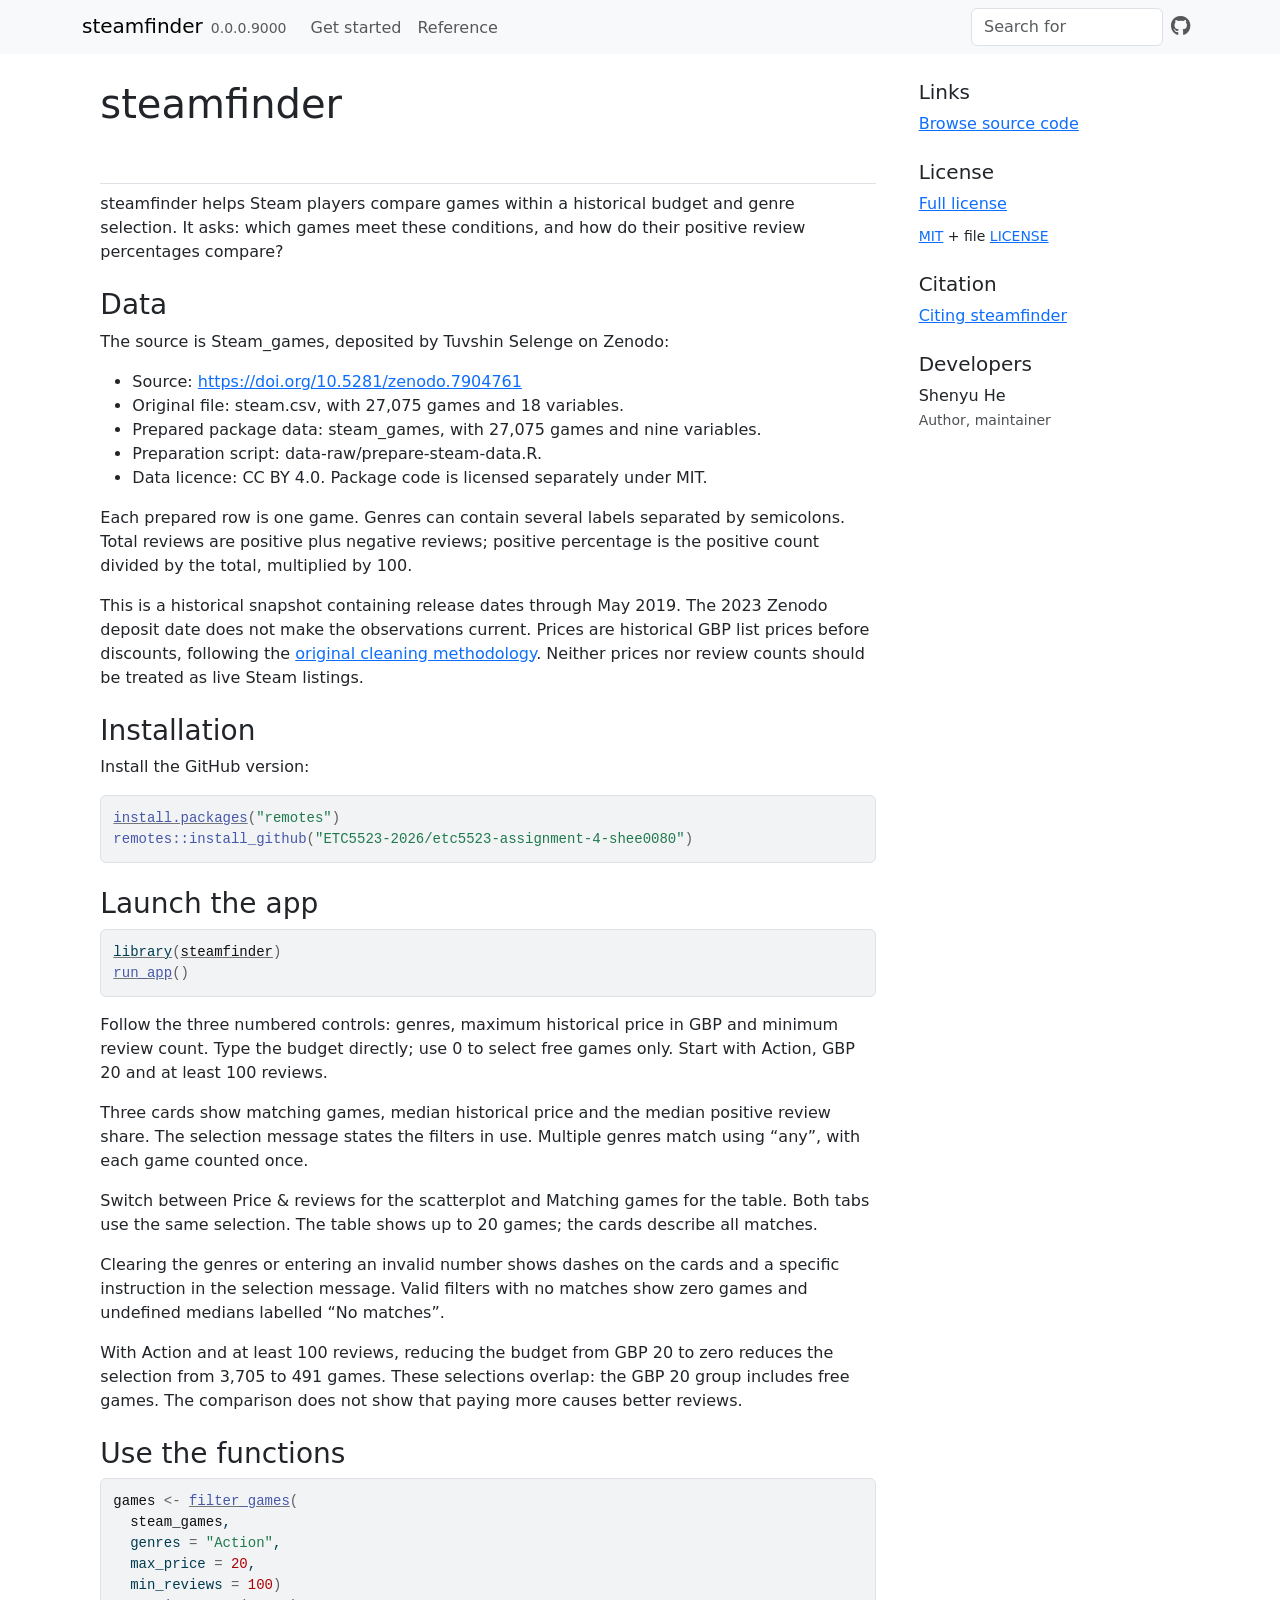
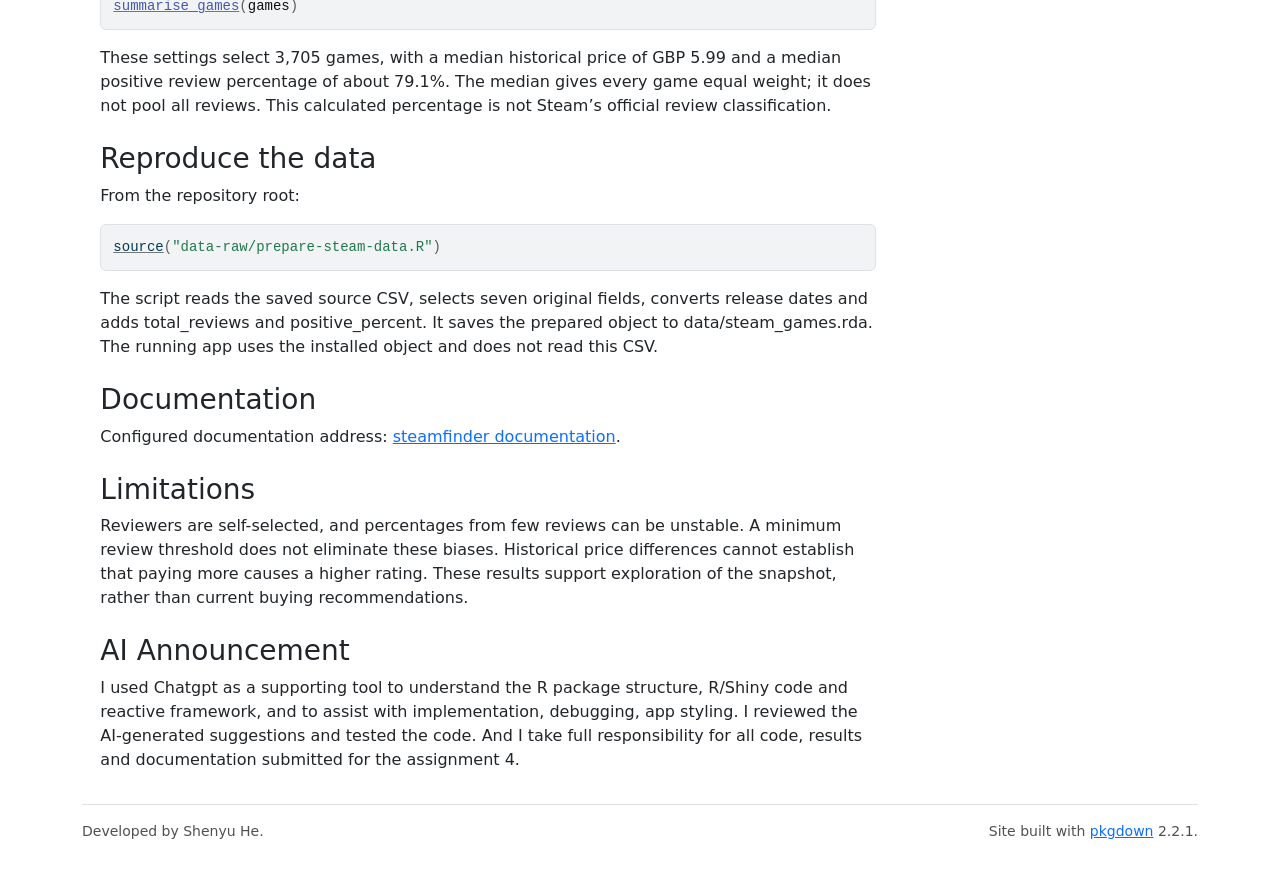
<file: index.html>
<!DOCTYPE html>
<!-- Generated by pkgdown: do not edit by hand --><html lang="en">
<head>
<meta charset="UTF-8">
<meta http-equiv="X-UA-Compatible" content="IE=edge">
<meta name="viewport" content="width=device-width, initial-scale=1, shrink-to-fit=no">
<title>Explore Historical Steam Game Data • steamfinder</title>
<script src="deps/jquery-3.6.0/jquery-3.6.0.min.js"></script><meta name="viewport" content="width=device-width, initial-scale=1, shrink-to-fit=no">
<link href="deps/bootstrap-5.3.8/bootstrap.min.css" rel="stylesheet">
<script src="deps/bootstrap-5.3.8/bootstrap.bundle.min.js"></script><link href="deps/font-awesome-6.5.2/css/all.min.css" rel="stylesheet">
<link href="deps/font-awesome-6.5.2/css/v4-shims.min.css" rel="stylesheet">
<script src="deps/headroom-0.11.0/headroom.min.js"></script><script src="deps/headroom-0.11.0/jQuery.headroom.min.js"></script><script src="deps/bootstrap-toc-1.0.1/bootstrap-toc.min.js"></script><script src="deps/clipboard.js-2.0.11/clipboard.min.js"></script><script src="deps/search-1.0.0/autocomplete.jquery.min.js"></script><script src="deps/search-1.0.0/fuse.min.js"></script><script src="deps/search-1.0.0/mark.min.js"></script><!-- pkgdown --><script src="pkgdown.js"></script><meta property="og:title" content="Explore Historical Steam Game Data">
<meta name="description" content="Provides historical Steam game data and tools for exploring game prices, genres, and player ratings. Includes an interactive Shiny application for filtering games by budget, genre, and review count, and comparing the games that meet these conditions.">
<meta property="og:description" content="Provides historical Steam game data and tools for exploring game prices, genres, and player ratings. Includes an interactive Shiny application for filtering games by budget, genre, and review count, and comparing the games that meet these conditions.">
</head>
<body>
    <a href="#main" class="visually-hidden-focusable">Skip to contents</a>


    <nav class="navbar navbar-expand-lg fixed-top bg-light" data-bs-theme="light" aria-label="Site navigation"><div class="container">

    <a class="navbar-brand me-2" href="index.html">steamfinder</a>

    <small class="nav-text text-muted me-auto" data-bs-toggle="tooltip" data-bs-placement="bottom" title="">0.0.0.9000</small>


    <button class="navbar-toggler" type="button" data-bs-toggle="collapse" data-bs-target="#navbar" aria-controls="navbar" aria-expanded="false" aria-label="Toggle navigation">
      <span class="navbar-toggler-icon"></span>
    </button>

    <div id="navbar" class="collapse navbar-collapse ms-3">
      <ul class="navbar-nav me-auto">
<li class="nav-item"><a class="nav-link" href="articles/steamfinder.html">Get started</a></li>
<li class="nav-item"><a class="nav-link" href="reference/index.html">Reference</a></li>
      </ul>
<ul class="navbar-nav">
<li class="nav-item"><form class="form-inline" role="search">
 <input class="form-control" type="search" name="search-input" id="search-input" autocomplete="off" aria-label="Search site" placeholder="Search for" data-search-index="search.json">
</form></li>
<li class="nav-item"><a class="external-link nav-link" href="https://github.com/ETC5523-2026/etc5523-assignment-4-shee0080/" aria-label="GitHub"><span class="fa fab fa-github fa-lg"></span></a></li>
      </ul>
</div>


  </div>
</nav><div class="container template-home">
<div class="row">
  <main id="main" class="col-md-9"><div class="section level1">
<div class="page-header"><h1 id="steamfinder">steamfinder<a class="anchor" aria-label="anchor" href="#steamfinder"></a>
</h1></div>
<p>steamfinder helps Steam players compare games within a historical budget and genre selection. It asks: which games meet these conditions, and how do their positive review percentages compare?</p>
<div class="section level2">
<h2 id="data">Data<a class="anchor" aria-label="anchor" href="#data"></a>
</h2>
<p>The source is Steam_games, deposited by Tuvshin Selenge on Zenodo:</p>
<ul>
<li>Source: <a href="https://doi.org/10.5281/zenodo.7904761" class="external-link uri">https://doi.org/10.5281/zenodo.7904761</a>
</li>
<li>Original file: steam.csv, with 27,075 games and 18 variables.</li>
<li>Prepared package data: steam_games, with 27,075 games and nine variables.</li>
<li>Preparation script: data-raw/prepare-steam-data.R.</li>
<li>Data licence: CC BY 4.0. Package code is licensed separately under MIT.</li>
</ul>
<p>Each prepared row is one game. Genres can contain several labels separated by semicolons. Total reviews are positive plus negative reviews; positive percentage is the positive count divided by the total, multiplied by 100.</p>
<p>This is a historical snapshot containing release dates through May 2019. The 2023 Zenodo deposit date does not make the observations current. Prices are historical GBP list prices before discounts, following the <a href="https://nik-davis.github.io/posts/2019/steam-data-cleaning/" class="external-link">original cleaning methodology</a>. Neither prices nor review counts should be treated as live Steam listings.</p>
</div>
<div class="section level2">
<h2 id="installation">Installation<a class="anchor" aria-label="anchor" href="#installation"></a>
</h2>
<p>Install the GitHub version:</p>
<div class="sourceCode" id="cb1"><pre class="downlit sourceCode r">
<code class="sourceCode R"><span><span class="fu"><a href="https://rdrr.io/r/utils/install.packages.html" class="external-link">install.packages</a></span><span class="op">(</span><span class="st">"remotes"</span><span class="op">)</span></span>
<span><span class="fu">remotes</span><span class="fu">::</span><span class="fu">install_github</span><span class="op">(</span><span class="st">"ETC5523-2026/etc5523-assignment-4-shee0080"</span><span class="op">)</span></span></code></pre></div>
</div>
<div class="section level2">
<h2 id="launch-the-app">Launch the app<a class="anchor" aria-label="anchor" href="#launch-the-app"></a>
</h2>
<div class="sourceCode" id="cb2"><pre class="downlit sourceCode r">
<code class="sourceCode R"><span><span class="kw"><a href="https://rdrr.io/r/base/library.html" class="external-link">library</a></span><span class="op">(</span><span class="va"><a href="https://github.com/ETC5523-2026/etc5523-assignment-4-shee0080" class="external-link">steamfinder</a></span><span class="op">)</span></span>
<span><span class="fu"><a href="reference/run_app.html">run_app</a></span><span class="op">(</span><span class="op">)</span></span></code></pre></div>
<p>Follow the three numbered controls: genres, maximum historical price in GBP and minimum review count. Type the budget directly; use 0 to select free games only. Start with Action, GBP 20 and at least 100 reviews.</p>
<p>Three cards show matching games, median historical price and the median positive review share. The selection message states the filters in use. Multiple genres match using “any”, with each game counted once.</p>
<p>Switch between Price &amp; reviews for the scatterplot and Matching games for the table. Both tabs use the same selection. The table shows up to 20 games; the cards describe all matches.</p>
<p>Clearing the genres or entering an invalid number shows dashes on the cards and a specific instruction in the selection message. Valid filters with no matches show zero games and undefined medians labelled “No matches”.</p>
<p>With Action and at least 100 reviews, reducing the budget from GBP 20 to zero reduces the selection from 3,705 to 491 games. These selections overlap: the GBP 20 group includes free games. The comparison does not show that paying more causes better reviews.</p>
</div>
<div class="section level2">
<h2 id="use-the-functions">Use the functions<a class="anchor" aria-label="anchor" href="#use-the-functions"></a>
</h2>
<div class="sourceCode" id="cb3"><pre class="downlit sourceCode r">
<code class="sourceCode R"><span><span class="va">games</span> <span class="op">&lt;-</span> <span class="fu"><a href="reference/filter_games.html">filter_games</a></span><span class="op">(</span></span>
<span>  <span class="va">steam_games</span>,</span>
<span>  genres <span class="op">=</span> <span class="st">"Action"</span>,</span>
<span>  max_price <span class="op">=</span> <span class="fl">20</span>,</span>
<span>  min_reviews <span class="op">=</span> <span class="fl">100</span><span class="op">)</span></span>
<span><span class="fu"><a href="reference/summarise_games.html">summarise_games</a></span><span class="op">(</span><span class="va">games</span><span class="op">)</span></span></code></pre></div>
<p>These settings select 3,705 games, with a median historical price of GBP 5.99 and a median positive review percentage of about 79.1%. The median gives every game equal weight; it does not pool all reviews. This calculated percentage is not Steam’s official review classification.</p>
</div>
<div class="section level2">
<h2 id="reproduce-the-data">Reproduce the data<a class="anchor" aria-label="anchor" href="#reproduce-the-data"></a>
</h2>
<p>From the repository root:</p>
<div class="sourceCode" id="cb4"><pre class="downlit sourceCode r">
<code class="sourceCode R"><span><span class="kw"><a href="https://rdrr.io/r/base/source.html" class="external-link">source</a></span><span class="op">(</span><span class="st">"data-raw/prepare-steam-data.R"</span><span class="op">)</span></span></code></pre></div>
<p>The script reads the saved source CSV, selects seven original fields, converts release dates and adds total_reviews and positive_percent. It saves the prepared object to data/steam_games.rda. The running app uses the installed object and does not read this CSV.</p>
</div>
<div class="section level2">
<h2 id="documentation">Documentation<a class="anchor" aria-label="anchor" href="#documentation"></a>
</h2>
<p>Configured documentation address: <a href="https://etc5523-2026.github.io/etc5523-assignment-4-shee0080/">steamfinder documentation</a>.</p>
</div>
<div class="section level2">
<h2 id="limitations">Limitations<a class="anchor" aria-label="anchor" href="#limitations"></a>
</h2>
<p>Reviewers are self-selected, and percentages from few reviews can be unstable. A minimum review threshold does not eliminate these biases. Historical price differences cannot establish that paying more causes a higher rating. These results support exploration of the snapshot, rather than current buying recommendations.</p>
</div>
<div class="section level2">
<h2 id="ai-announcement">AI Announcement<a class="anchor" aria-label="anchor" href="#ai-announcement"></a>
</h2>
<p>I used Chatgpt as a supporting tool to understand the R package structure, R/Shiny code and reactive framework, and to assist with implementation, debugging, app styling. I reviewed the AI-generated suggestions and tested the code. And I take full responsibility for all code, results and documentation submitted for the assignment 4.</p>
</div>
</div>
  </main><aside class="col-md-3"><div class="links">
<h2 data-toc-skip>Links</h2>
<ul class="list-unstyled">
<li><a href="https://github.com/ETC5523-2026/etc5523-assignment-4-shee0080/" class="external-link">Browse source code</a></li>
</ul>
</div>

<div class="license">
<h2 data-toc-skip>License</h2>
<ul class="list-unstyled">
<li><a href="LICENSE.html">Full license</a></li>
<li><small><a href="https://opensource.org/licenses/mit-license.php" class="external-link">MIT</a> + file <a href="LICENSE-text.html">LICENSE</a></small></li>
</ul>
</div>


<div class="citation">
<h2 data-toc-skip>Citation</h2>
<ul class="list-unstyled">
<li><a href="authors.html#citation">Citing steamfinder</a></li>
</ul>
</div>

<div class="developers">
<h2 data-toc-skip>Developers</h2>
<ul class="list-unstyled">
<li>Shenyu He <br><small class="roles"> Author, maintainer </small>   </li>
</ul>
</div>



  </aside>
</div>


    <footer><div class="pkgdown-footer-left">
  <p>Developed by Shenyu He.</p>
</div>

<div class="pkgdown-footer-right">
  <p>Site built with <a href="https://pkgdown.r-lib.org/" class="external-link">pkgdown</a> 2.2.1.</p>
</div>

    </footer>
</div>





  </body>
</html>
</file>
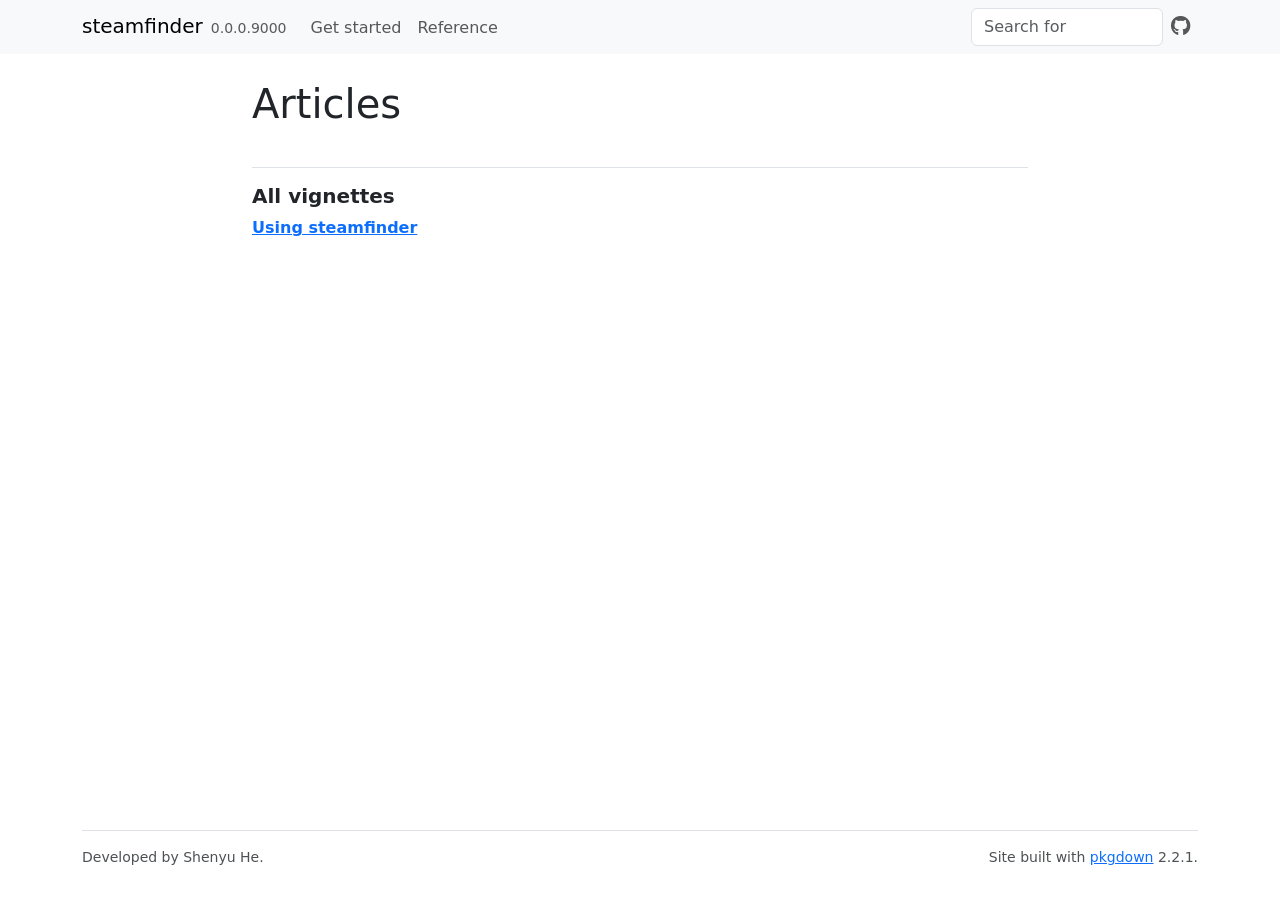
<file: articles/index.html>
<!DOCTYPE html>
<!-- Generated by pkgdown: do not edit by hand --><html lang="en"><head><meta charset="UTF-8"><meta http-equiv="X-UA-Compatible" content="IE=edge"><meta name="viewport" content="width=device-width, initial-scale=1, shrink-to-fit=no"><title>Articles • steamfinder</title><script src="../deps/jquery-3.6.0/jquery-3.6.0.min.js"></script><meta name="viewport" content="width=device-width, initial-scale=1, shrink-to-fit=no"><link href="../deps/bootstrap-5.3.8/bootstrap.min.css" rel="stylesheet"><script src="../deps/bootstrap-5.3.8/bootstrap.bundle.min.js"></script><link href="../deps/font-awesome-6.5.2/css/all.min.css" rel="stylesheet"><link href="../deps/font-awesome-6.5.2/css/v4-shims.min.css" rel="stylesheet"><script src="../deps/headroom-0.11.0/headroom.min.js"></script><script src="../deps/headroom-0.11.0/jQuery.headroom.min.js"></script><script src="../deps/bootstrap-toc-1.0.1/bootstrap-toc.min.js"></script><script src="../deps/clipboard.js-2.0.11/clipboard.min.js"></script><script src="../deps/search-1.0.0/autocomplete.jquery.min.js"></script><script src="../deps/search-1.0.0/fuse.min.js"></script><script src="../deps/search-1.0.0/mark.min.js"></script><!-- pkgdown --><script src="../pkgdown.js"></script><meta property="og:title" content="Articles"></head><body>
    <a href="#main" class="visually-hidden-focusable">Skip to contents</a>


    <nav class="navbar navbar-expand-lg fixed-top bg-light" data-bs-theme="light" aria-label="Site navigation"><div class="container">

    <a class="navbar-brand me-2" href="../index.html">steamfinder</a>

    <small class="nav-text text-muted me-auto" data-bs-toggle="tooltip" data-bs-placement="bottom" title="">0.0.0.9000</small>


    <button class="navbar-toggler" type="button" data-bs-toggle="collapse" data-bs-target="#navbar" aria-controls="navbar" aria-expanded="false" aria-label="Toggle navigation">
      <span class="navbar-toggler-icon"></span>
    </button>

    <div id="navbar" class="collapse navbar-collapse ms-3">
      <ul class="navbar-nav me-auto"><li class="nav-item"><a class="nav-link" href="../articles/steamfinder.html">Get started</a></li>
<li class="nav-item"><a class="nav-link" href="../reference/index.html">Reference</a></li>
      </ul><ul class="navbar-nav"><li class="nav-item"><form class="form-inline" role="search">
 <input class="form-control" type="search" name="search-input" id="search-input" autocomplete="off" aria-label="Search site" placeholder="Search for" data-search-index="../search.json"></form></li>
<li class="nav-item"><a class="external-link nav-link" href="https://github.com/ETC5523-2026/etc5523-assignment-4-shee0080/" aria-label="GitHub"><span class="fa fab fa-github fa-lg"></span></a></li>
      </ul></div>


  </div>
</nav><div class="container template-article-index">
<div class="row">
  <main id="main" class="col-md-9"><div class="page-header">

      <h1>Articles</h1>
    </div>

    <div class="section ">
      <h3>All vignettes</h3>
      <div class="section-desc"></div>

      <dl><dt><a href="steamfinder.html">Using steamfinder</a></dt>
        <dd>
      </dd></dl></div>
  </main></div>


    <footer><div class="pkgdown-footer-left">
  <p>Developed by Shenyu He.</p>
</div>

<div class="pkgdown-footer-right">
  <p>Site built with <a href="https://pkgdown.r-lib.org/" class="external-link">pkgdown</a> 2.2.1.</p>
</div>

    </footer></div>





  </body></html>
</file>
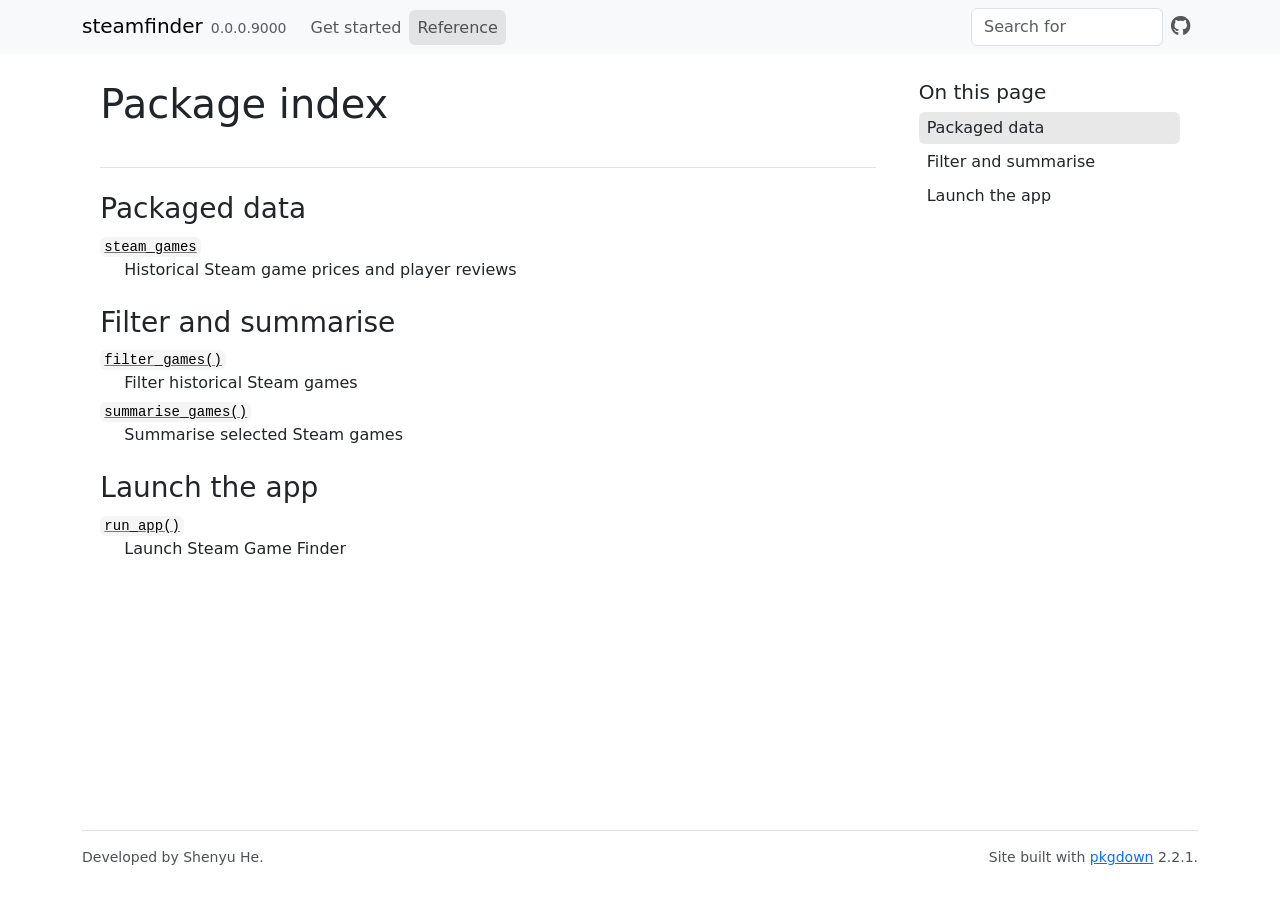
<file: reference/index.html>
<!DOCTYPE html>
<!-- Generated by pkgdown: do not edit by hand --><html lang="en"><head><meta charset="UTF-8"><meta http-equiv="X-UA-Compatible" content="IE=edge"><meta name="viewport" content="width=device-width, initial-scale=1, shrink-to-fit=no"><title>Package index • steamfinder</title><script src="../deps/jquery-3.6.0/jquery-3.6.0.min.js"></script><meta name="viewport" content="width=device-width, initial-scale=1, shrink-to-fit=no"><link href="../deps/bootstrap-5.3.8/bootstrap.min.css" rel="stylesheet"><script src="../deps/bootstrap-5.3.8/bootstrap.bundle.min.js"></script><link href="../deps/font-awesome-6.5.2/css/all.min.css" rel="stylesheet"><link href="../deps/font-awesome-6.5.2/css/v4-shims.min.css" rel="stylesheet"><script src="../deps/headroom-0.11.0/headroom.min.js"></script><script src="../deps/headroom-0.11.0/jQuery.headroom.min.js"></script><script src="../deps/bootstrap-toc-1.0.1/bootstrap-toc.min.js"></script><script src="../deps/clipboard.js-2.0.11/clipboard.min.js"></script><script src="../deps/search-1.0.0/autocomplete.jquery.min.js"></script><script src="../deps/search-1.0.0/fuse.min.js"></script><script src="../deps/search-1.0.0/mark.min.js"></script><!-- pkgdown --><script src="../pkgdown.js"></script><meta property="og:title" content="Package index"></head><body>
    <a href="#main" class="visually-hidden-focusable">Skip to contents</a>


    <nav class="navbar navbar-expand-lg fixed-top bg-light" data-bs-theme="light" aria-label="Site navigation"><div class="container">

    <a class="navbar-brand me-2" href="../index.html">steamfinder</a>

    <small class="nav-text text-muted me-auto" data-bs-toggle="tooltip" data-bs-placement="bottom" title="">0.0.0.9000</small>


    <button class="navbar-toggler" type="button" data-bs-toggle="collapse" data-bs-target="#navbar" aria-controls="navbar" aria-expanded="false" aria-label="Toggle navigation">
      <span class="navbar-toggler-icon"></span>
    </button>

    <div id="navbar" class="collapse navbar-collapse ms-3">
      <ul class="navbar-nav me-auto"><li class="nav-item"><a class="nav-link" href="../articles/steamfinder.html">Get started</a></li>
<li class="active nav-item"><a class="nav-link" href="../reference/index.html">Reference</a></li>
      </ul><ul class="navbar-nav"><li class="nav-item"><form class="form-inline" role="search">
 <input class="form-control" type="search" name="search-input" id="search-input" autocomplete="off" aria-label="Search site" placeholder="Search for" data-search-index="../search.json"></form></li>
<li class="nav-item"><a class="external-link nav-link" href="https://github.com/ETC5523-2026/etc5523-assignment-4-shee0080/" aria-label="GitHub"><span class="fa fab fa-github fa-lg"></span></a></li>
      </ul></div>


  </div>
</nav><div class="container template-reference-index">
<div class="row">
  <main id="main" class="col-md-9"><div class="page-header">

      <h1>Package index</h1>
    </div>

    <div class="section level2">
      <h2 id="packaged-data">Packaged data<a class="anchor" aria-label="anchor" href="#packaged-data"></a></h2>



      <dl></dl></div><div class="section level2">




      <dl><dt>

          <code><a href="steam_games.html">steam_games</a></code>

        </dt>
        <dd>Historical Steam game prices and player reviews</dd>
      </dl></div><div class="section level2">
      <h2 id="filter-and-summarise">Filter and summarise<a class="anchor" aria-label="anchor" href="#filter-and-summarise"></a></h2>



      <dl></dl></div><div class="section level2">




      <dl><dt>

          <code><a href="filter_games.html">filter_games()</a></code>

        </dt>
        <dd>Filter historical Steam games</dd>

        <dt>

          <code><a href="summarise_games.html">summarise_games()</a></code>

        </dt>
        <dd>Summarise selected Steam games</dd>
      </dl></div><div class="section level2">
      <h2 id="launch-the-app">Launch the app<a class="anchor" aria-label="anchor" href="#launch-the-app"></a></h2>



      <dl></dl></div><div class="section level2">




      <dl><dt>

          <code><a href="run_app.html">run_app()</a></code>

        </dt>
        <dd>Launch Steam Game Finder</dd>
      </dl></div>
  </main><aside class="col-md-3"><nav id="toc" aria-label="Table of contents"><h2>On this page</h2>
    </nav></aside></div>


    <footer><div class="pkgdown-footer-left">
  <p>Developed by Shenyu He.</p>
</div>

<div class="pkgdown-footer-right">
  <p>Site built with <a href="https://pkgdown.r-lib.org/" class="external-link">pkgdown</a> 2.2.1.</p>
</div>

    </footer></div>





  </body></html>
</file>
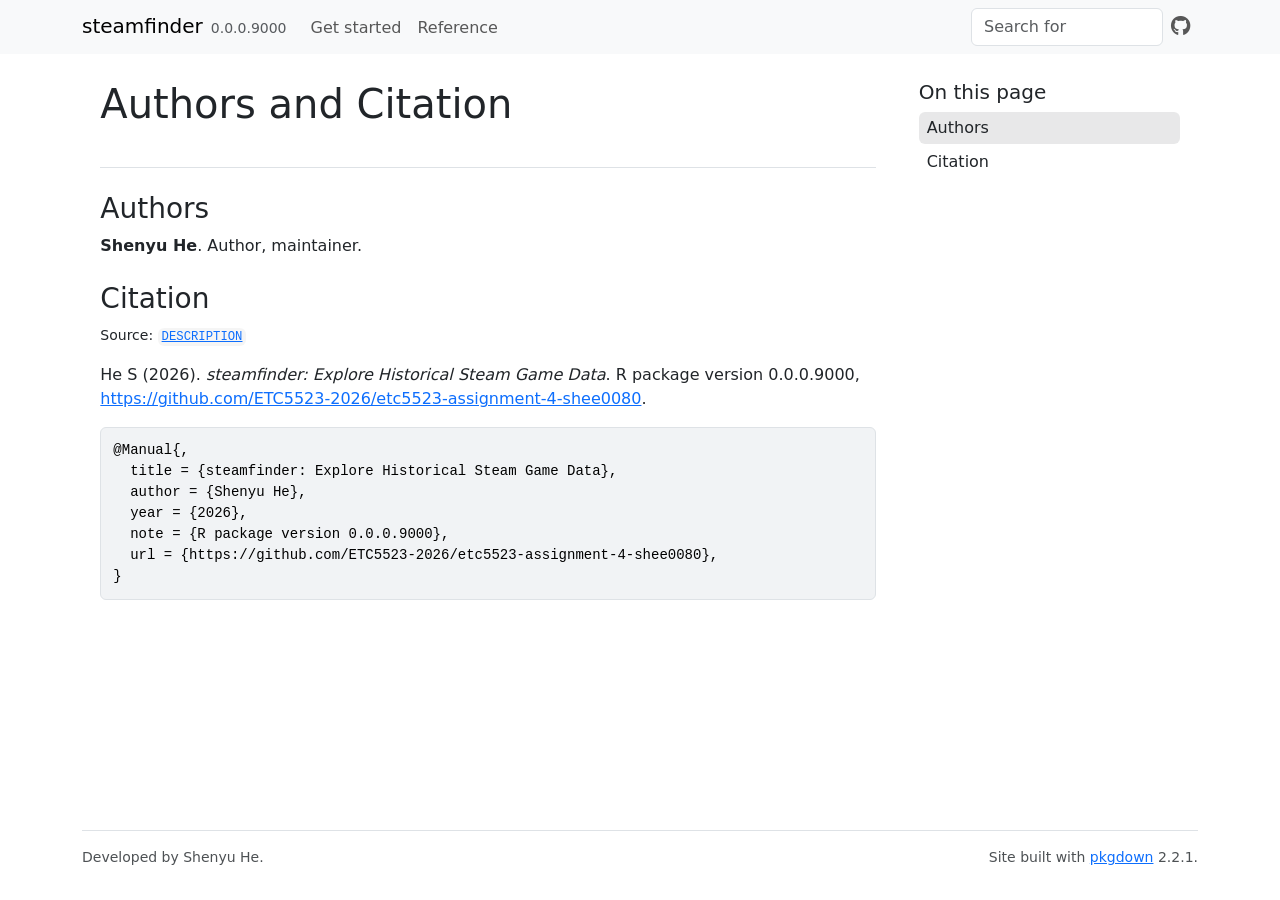
<file: authors.html>
<!DOCTYPE html>
<!-- Generated by pkgdown: do not edit by hand --><html lang="en"><head><meta charset="UTF-8"><meta http-equiv="X-UA-Compatible" content="IE=edge"><meta name="viewport" content="width=device-width, initial-scale=1, shrink-to-fit=no"><title>Authors and Citation • steamfinder</title><script src="deps/jquery-3.6.0/jquery-3.6.0.min.js"></script><meta name="viewport" content="width=device-width, initial-scale=1, shrink-to-fit=no"><link href="deps/bootstrap-5.3.8/bootstrap.min.css" rel="stylesheet"><script src="deps/bootstrap-5.3.8/bootstrap.bundle.min.js"></script><link href="deps/font-awesome-6.5.2/css/all.min.css" rel="stylesheet"><link href="deps/font-awesome-6.5.2/css/v4-shims.min.css" rel="stylesheet"><script src="deps/headroom-0.11.0/headroom.min.js"></script><script src="deps/headroom-0.11.0/jQuery.headroom.min.js"></script><script src="deps/bootstrap-toc-1.0.1/bootstrap-toc.min.js"></script><script src="deps/clipboard.js-2.0.11/clipboard.min.js"></script><script src="deps/search-1.0.0/autocomplete.jquery.min.js"></script><script src="deps/search-1.0.0/fuse.min.js"></script><script src="deps/search-1.0.0/mark.min.js"></script><!-- pkgdown --><script src="pkgdown.js"></script><meta property="og:title" content="Authors and Citation"></head><body>
    <a href="#main" class="visually-hidden-focusable">Skip to contents</a>


    <nav class="navbar navbar-expand-lg fixed-top bg-light" data-bs-theme="light" aria-label="Site navigation"><div class="container">

    <a class="navbar-brand me-2" href="index.html">steamfinder</a>

    <small class="nav-text text-muted me-auto" data-bs-toggle="tooltip" data-bs-placement="bottom" title="">0.0.0.9000</small>


    <button class="navbar-toggler" type="button" data-bs-toggle="collapse" data-bs-target="#navbar" aria-controls="navbar" aria-expanded="false" aria-label="Toggle navigation">
      <span class="navbar-toggler-icon"></span>
    </button>

    <div id="navbar" class="collapse navbar-collapse ms-3">
      <ul class="navbar-nav me-auto"><li class="nav-item"><a class="nav-link" href="articles/steamfinder.html">Get started</a></li>
<li class="nav-item"><a class="nav-link" href="reference/index.html">Reference</a></li>
      </ul><ul class="navbar-nav"><li class="nav-item"><form class="form-inline" role="search">
 <input class="form-control" type="search" name="search-input" id="search-input" autocomplete="off" aria-label="Search site" placeholder="Search for" data-search-index="search.json"></form></li>
<li class="nav-item"><a class="external-link nav-link" href="https://github.com/ETC5523-2026/etc5523-assignment-4-shee0080/" aria-label="GitHub"><span class="fa fab fa-github fa-lg"></span></a></li>
      </ul></div>


  </div>
</nav><div class="container template-citation-authors">
<div class="row">
  <main id="main" class="col-md-9"><div class="page-header">

      <h1>Authors and Citation</h1>
    </div>

    <div class="section level2">
      <h2>Authors</h2>

      <ul class="list-unstyled"><li>
          <p><strong>Shenyu He</strong>. Author, maintainer.
          </p>
        </li>
      </ul></div>

    <div class="section level2">
      <h2 id="citation">Citation</h2>
      <p><small class="dont-index">Source: <a href="https://github.com/ETC5523-2026/etc5523-assignment-4-shee0080/blob/main/DESCRIPTION" class="external-link"><code>DESCRIPTION</code></a></small></p>

      <p>He S (2026).
<em>steamfinder: Explore Historical Steam Game Data</em>.
R package version 0.0.0.9000, <a href="https://github.com/ETC5523-2026/etc5523-assignment-4-shee0080" class="external-link">https://github.com/ETC5523-2026/etc5523-assignment-4-shee0080</a>.
</p>
      <pre>@Manual{,
  title = {steamfinder: Explore Historical Steam Game Data},
  author = {Shenyu He},
  year = {2026},
  note = {R package version 0.0.0.9000},
  url = {https://github.com/ETC5523-2026/etc5523-assignment-4-shee0080},
}</pre>
    </div>

  </main><aside class="col-md-3"><nav id="toc" aria-label="Table of contents"><h2>On this page</h2>
    </nav></aside></div>


    <footer><div class="pkgdown-footer-left">
  <p>Developed by Shenyu He.</p>
</div>

<div class="pkgdown-footer-right">
  <p>Site built with <a href="https://pkgdown.r-lib.org/" class="external-link">pkgdown</a> 2.2.1.</p>
</div>

    </footer></div>





  </body></html>
</file>
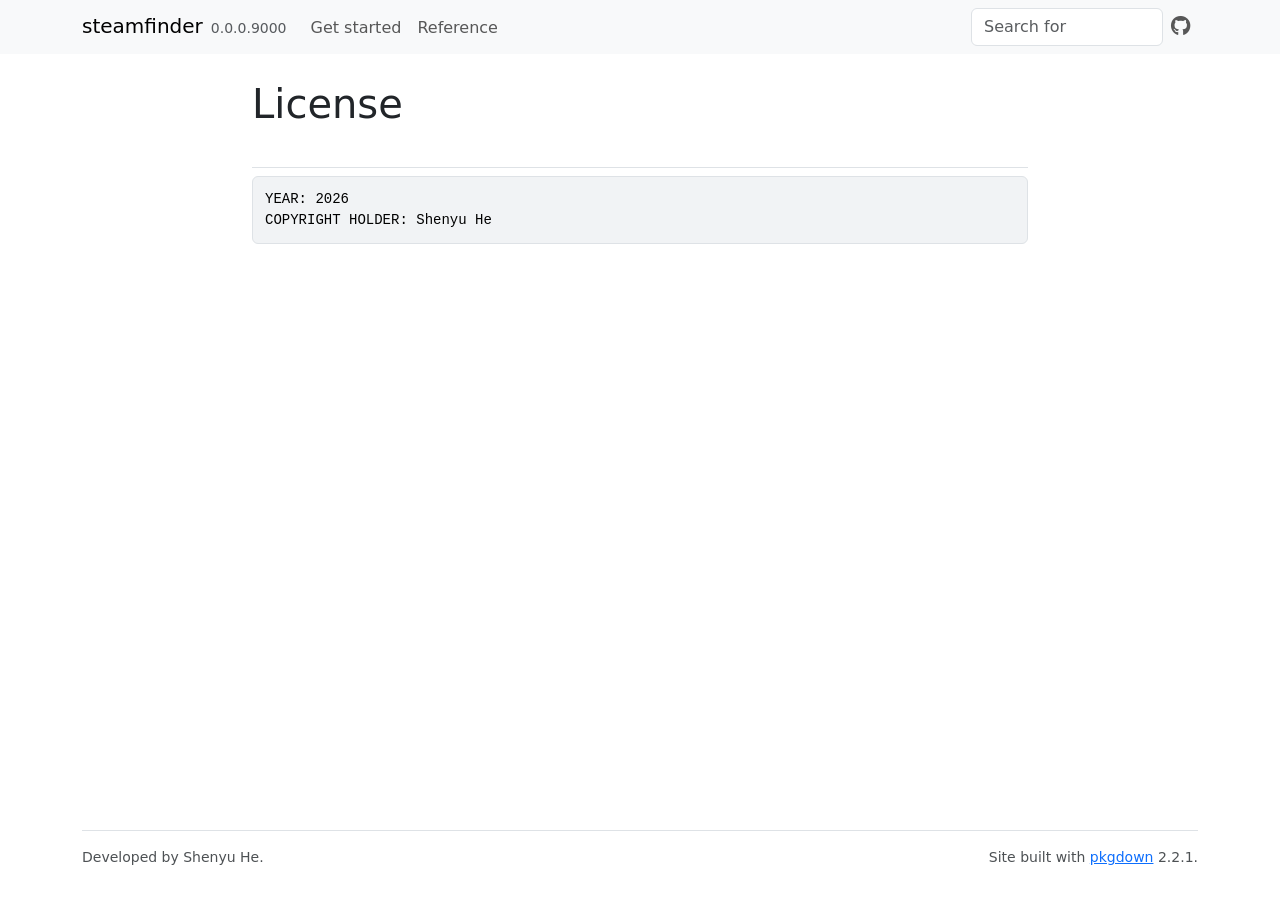
<file: LICENSE-text.html>
<!DOCTYPE html>
<!-- Generated by pkgdown: do not edit by hand --><html lang="en"><head><meta charset="UTF-8"><meta http-equiv="X-UA-Compatible" content="IE=edge"><meta name="viewport" content="width=device-width, initial-scale=1, shrink-to-fit=no"><title>License • steamfinder</title><script src="deps/jquery-3.6.0/jquery-3.6.0.min.js"></script><meta name="viewport" content="width=device-width, initial-scale=1, shrink-to-fit=no"><link href="deps/bootstrap-5.3.8/bootstrap.min.css" rel="stylesheet"><script src="deps/bootstrap-5.3.8/bootstrap.bundle.min.js"></script><link href="deps/font-awesome-6.5.2/css/all.min.css" rel="stylesheet"><link href="deps/font-awesome-6.5.2/css/v4-shims.min.css" rel="stylesheet"><script src="deps/headroom-0.11.0/headroom.min.js"></script><script src="deps/headroom-0.11.0/jQuery.headroom.min.js"></script><script src="deps/bootstrap-toc-1.0.1/bootstrap-toc.min.js"></script><script src="deps/clipboard.js-2.0.11/clipboard.min.js"></script><script src="deps/search-1.0.0/autocomplete.jquery.min.js"></script><script src="deps/search-1.0.0/fuse.min.js"></script><script src="deps/search-1.0.0/mark.min.js"></script><!-- pkgdown --><script src="pkgdown.js"></script><meta property="og:title" content="License"></head><body>
    <a href="#main" class="visually-hidden-focusable">Skip to contents</a>


    <nav class="navbar navbar-expand-lg fixed-top bg-light" data-bs-theme="light" aria-label="Site navigation"><div class="container">

    <a class="navbar-brand me-2" href="index.html">steamfinder</a>

    <small class="nav-text text-muted me-auto" data-bs-toggle="tooltip" data-bs-placement="bottom" title="">0.0.0.9000</small>


    <button class="navbar-toggler" type="button" data-bs-toggle="collapse" data-bs-target="#navbar" aria-controls="navbar" aria-expanded="false" aria-label="Toggle navigation">
      <span class="navbar-toggler-icon"></span>
    </button>

    <div id="navbar" class="collapse navbar-collapse ms-3">
      <ul class="navbar-nav me-auto"><li class="nav-item"><a class="nav-link" href="articles/steamfinder.html">Get started</a></li>
<li class="nav-item"><a class="nav-link" href="reference/index.html">Reference</a></li>
      </ul><ul class="navbar-nav"><li class="nav-item"><form class="form-inline" role="search">
 <input class="form-control" type="search" name="search-input" id="search-input" autocomplete="off" aria-label="Search site" placeholder="Search for" data-search-index="search.json"></form></li>
<li class="nav-item"><a class="external-link nav-link" href="https://github.com/ETC5523-2026/etc5523-assignment-4-shee0080/" aria-label="GitHub"><span class="fa fab fa-github fa-lg"></span></a></li>
      </ul></div>


  </div>
</nav><div class="container template-title-body">
<div class="row">
  <main id="main" class="col-md-9"><div class="page-header">

      <h1>License</h1>

    </div>

<pre>YEAR: 2026
COPYRIGHT HOLDER: Shenyu He
</pre>

  </main></div>


    <footer><div class="pkgdown-footer-left">
  <p>Developed by Shenyu He.</p>
</div>

<div class="pkgdown-footer-right">
  <p>Site built with <a href="https://pkgdown.r-lib.org/" class="external-link">pkgdown</a> 2.2.1.</p>
</div>

    </footer></div>





  </body></html>
</file>
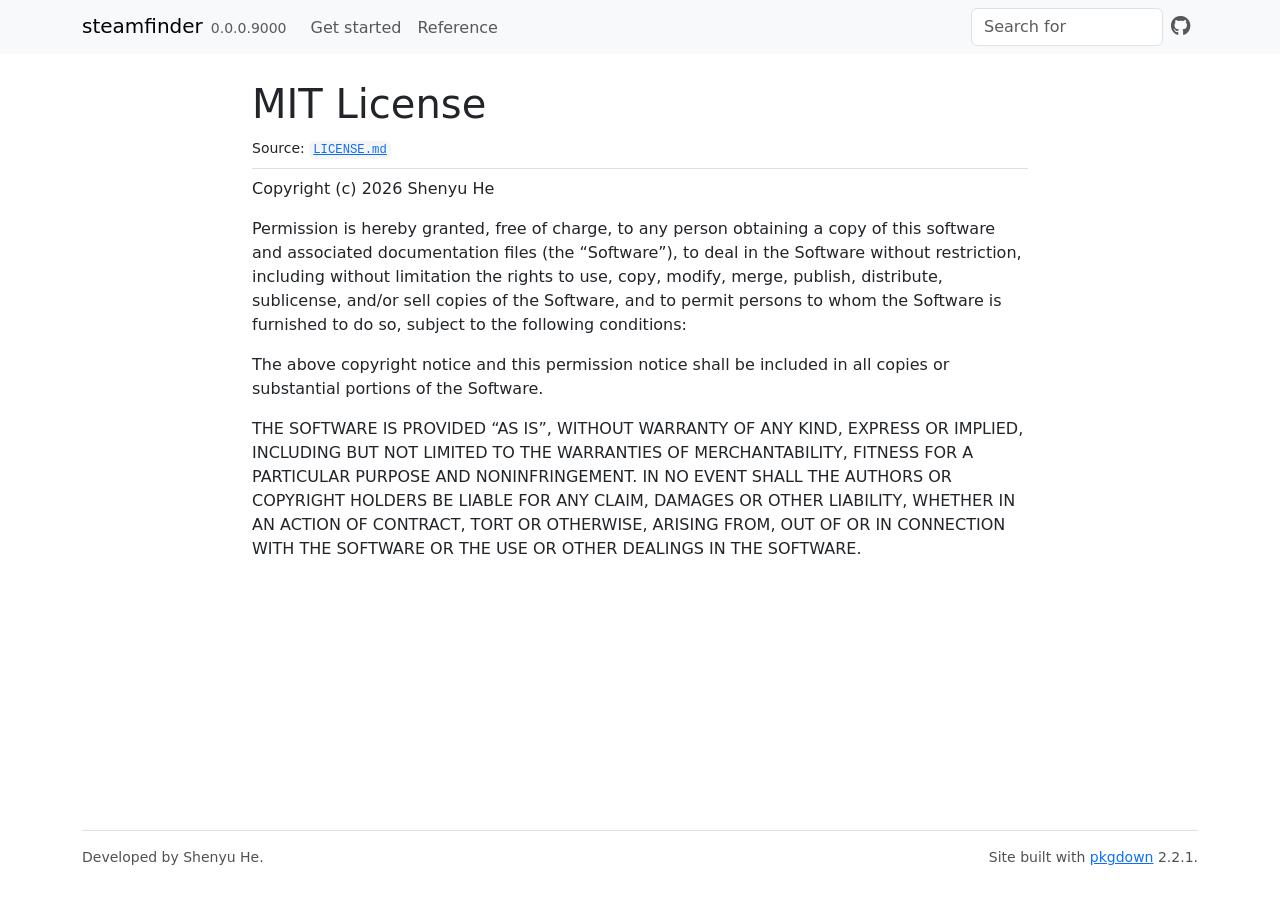
<file: LICENSE.html>
<!DOCTYPE html>
<!-- Generated by pkgdown: do not edit by hand --><html lang="en"><head><meta charset="UTF-8"><meta http-equiv="X-UA-Compatible" content="IE=edge"><meta name="viewport" content="width=device-width, initial-scale=1, shrink-to-fit=no"><title>MIT License • steamfinder</title><script src="deps/jquery-3.6.0/jquery-3.6.0.min.js"></script><meta name="viewport" content="width=device-width, initial-scale=1, shrink-to-fit=no"><link href="deps/bootstrap-5.3.8/bootstrap.min.css" rel="stylesheet"><script src="deps/bootstrap-5.3.8/bootstrap.bundle.min.js"></script><link href="deps/font-awesome-6.5.2/css/all.min.css" rel="stylesheet"><link href="deps/font-awesome-6.5.2/css/v4-shims.min.css" rel="stylesheet"><script src="deps/headroom-0.11.0/headroom.min.js"></script><script src="deps/headroom-0.11.0/jQuery.headroom.min.js"></script><script src="deps/bootstrap-toc-1.0.1/bootstrap-toc.min.js"></script><script src="deps/clipboard.js-2.0.11/clipboard.min.js"></script><script src="deps/search-1.0.0/autocomplete.jquery.min.js"></script><script src="deps/search-1.0.0/fuse.min.js"></script><script src="deps/search-1.0.0/mark.min.js"></script><!-- pkgdown --><script src="pkgdown.js"></script><meta property="og:title" content="MIT License"></head><body>
    <a href="#main" class="visually-hidden-focusable">Skip to contents</a>


    <nav class="navbar navbar-expand-lg fixed-top bg-light" data-bs-theme="light" aria-label="Site navigation"><div class="container">

    <a class="navbar-brand me-2" href="index.html">steamfinder</a>

    <small class="nav-text text-muted me-auto" data-bs-toggle="tooltip" data-bs-placement="bottom" title="">0.0.0.9000</small>


    <button class="navbar-toggler" type="button" data-bs-toggle="collapse" data-bs-target="#navbar" aria-controls="navbar" aria-expanded="false" aria-label="Toggle navigation">
      <span class="navbar-toggler-icon"></span>
    </button>

    <div id="navbar" class="collapse navbar-collapse ms-3">
      <ul class="navbar-nav me-auto"><li class="nav-item"><a class="nav-link" href="articles/steamfinder.html">Get started</a></li>
<li class="nav-item"><a class="nav-link" href="reference/index.html">Reference</a></li>
      </ul><ul class="navbar-nav"><li class="nav-item"><form class="form-inline" role="search">
 <input class="form-control" type="search" name="search-input" id="search-input" autocomplete="off" aria-label="Search site" placeholder="Search for" data-search-index="search.json"></form></li>
<li class="nav-item"><a class="external-link nav-link" href="https://github.com/ETC5523-2026/etc5523-assignment-4-shee0080/" aria-label="GitHub"><span class="fa fab fa-github fa-lg"></span></a></li>
      </ul></div>


  </div>
</nav><div class="container template-title-body">
<div class="row">
  <main id="main" class="col-md-9"><div class="page-header">

      <h1>MIT License</h1>
      <small class="dont-index">Source: <a href="https://github.com/ETC5523-2026/etc5523-assignment-4-shee0080/blob/main/LICENSE.md" class="external-link"><code>LICENSE.md</code></a></small>
    </div>

<div id="mit-license" class="section level1">

<p>Copyright (c) 2026 Shenyu He</p>
<p>Permission is hereby granted, free of charge, to any person obtaining a copy of this software and associated documentation files (the “Software”), to deal in the Software without restriction, including without limitation the rights to use, copy, modify, merge, publish, distribute, sublicense, and/or sell copies of the Software, and to permit persons to whom the Software is furnished to do so, subject to the following conditions:</p>
<p>The above copyright notice and this permission notice shall be included in all copies or substantial portions of the Software.</p>
<p>THE SOFTWARE IS PROVIDED “AS IS”, WITHOUT WARRANTY OF ANY KIND, EXPRESS OR IMPLIED, INCLUDING BUT NOT LIMITED TO THE WARRANTIES OF MERCHANTABILITY, FITNESS FOR A PARTICULAR PURPOSE AND NONINFRINGEMENT. IN NO EVENT SHALL THE AUTHORS OR COPYRIGHT HOLDERS BE LIABLE FOR ANY CLAIM, DAMAGES OR OTHER LIABILITY, WHETHER IN AN ACTION OF CONTRACT, TORT OR OTHERWISE, ARISING FROM, OUT OF OR IN CONNECTION WITH THE SOFTWARE OR THE USE OR OTHER DEALINGS IN THE SOFTWARE.</p>
</div>

  </main></div>


    <footer><div class="pkgdown-footer-left">
  <p>Developed by Shenyu He.</p>
</div>

<div class="pkgdown-footer-right">
  <p>Site built with <a href="https://pkgdown.r-lib.org/" class="external-link">pkgdown</a> 2.2.1.</p>
</div>

    </footer></div>





  </body></html>
</file>
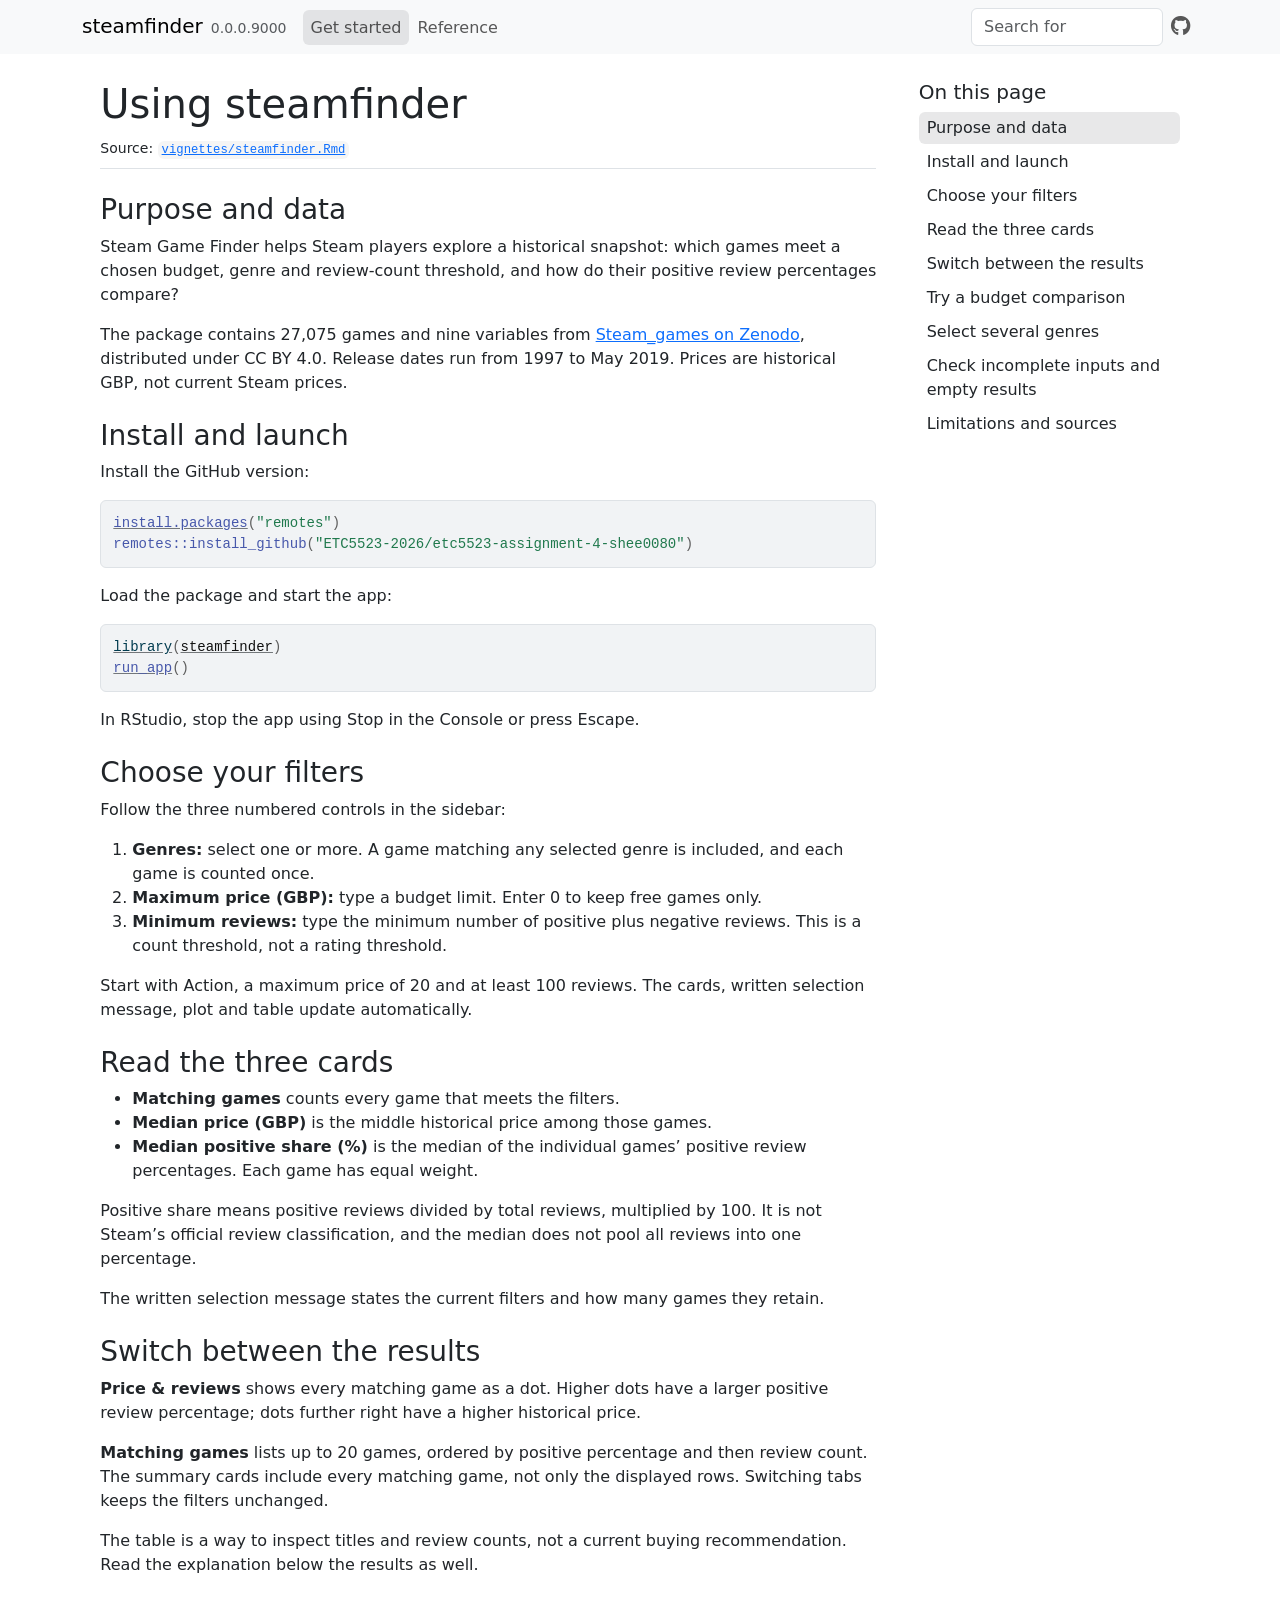
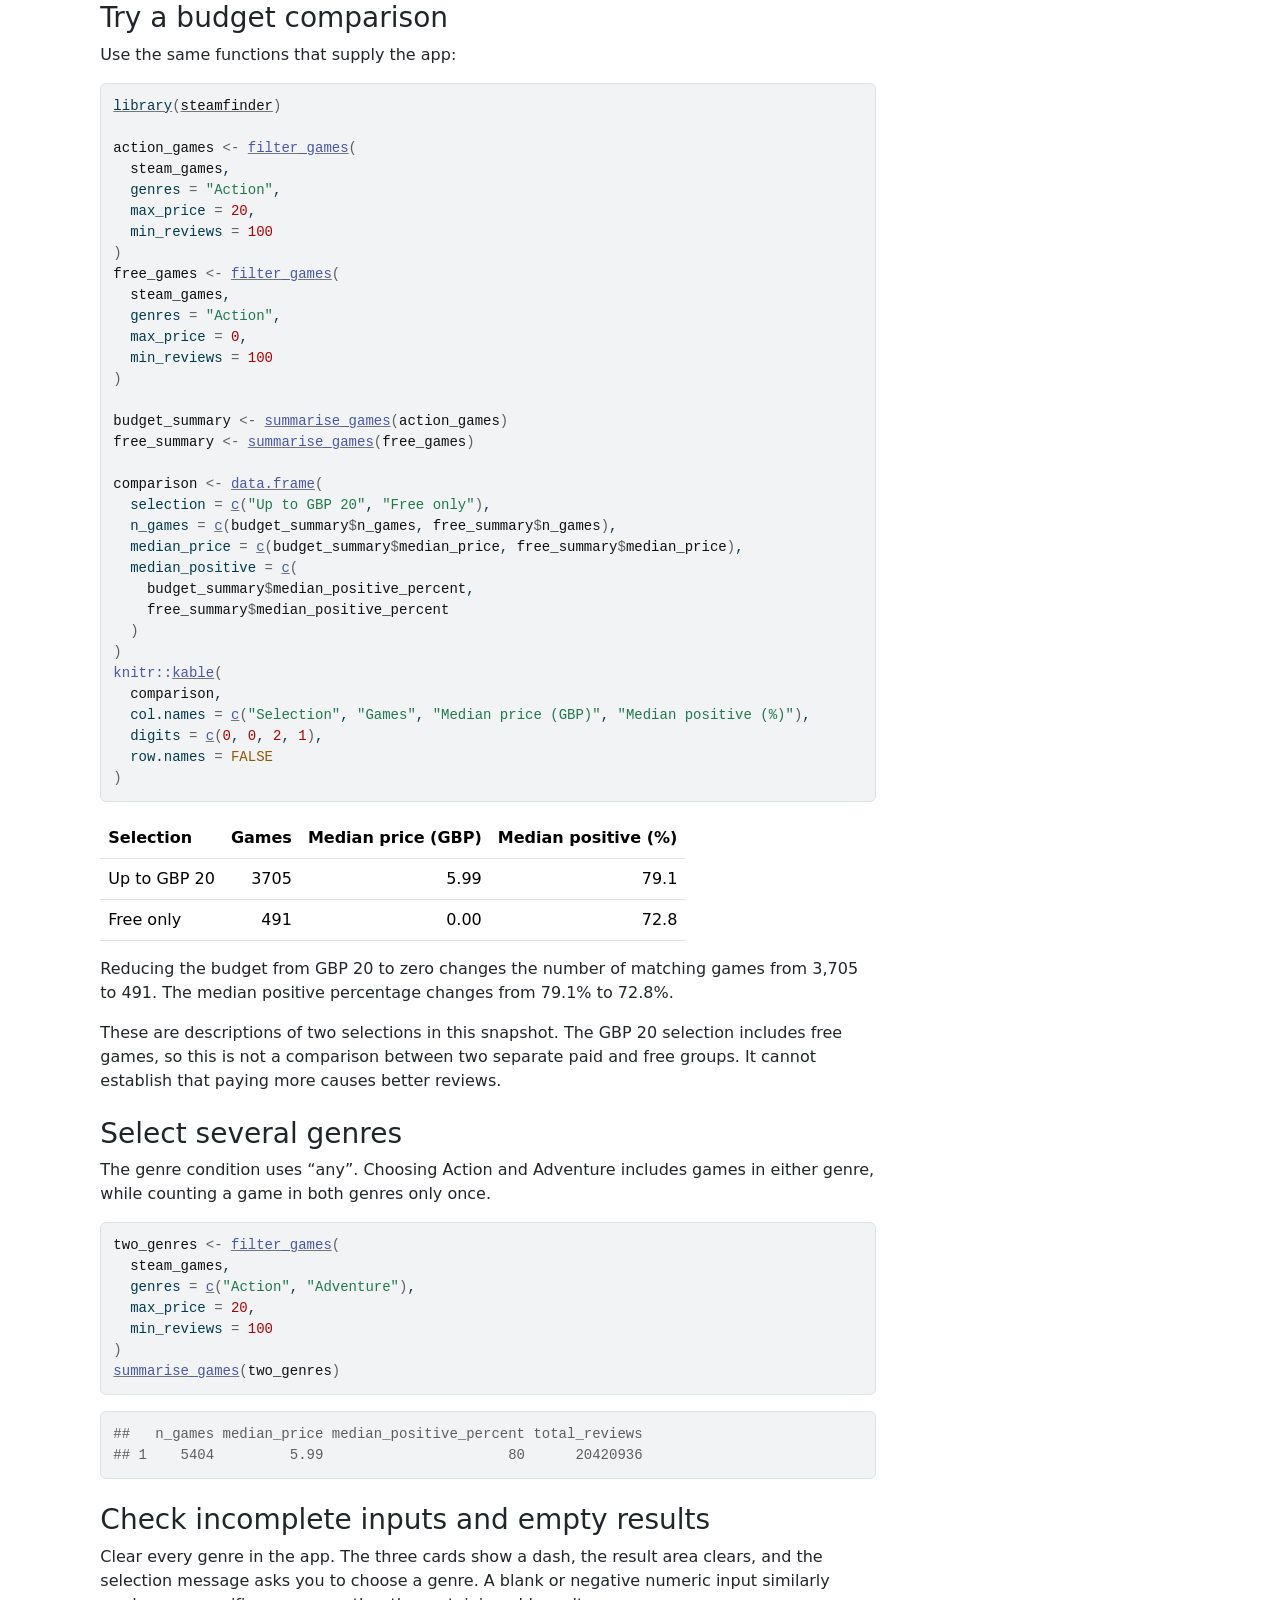
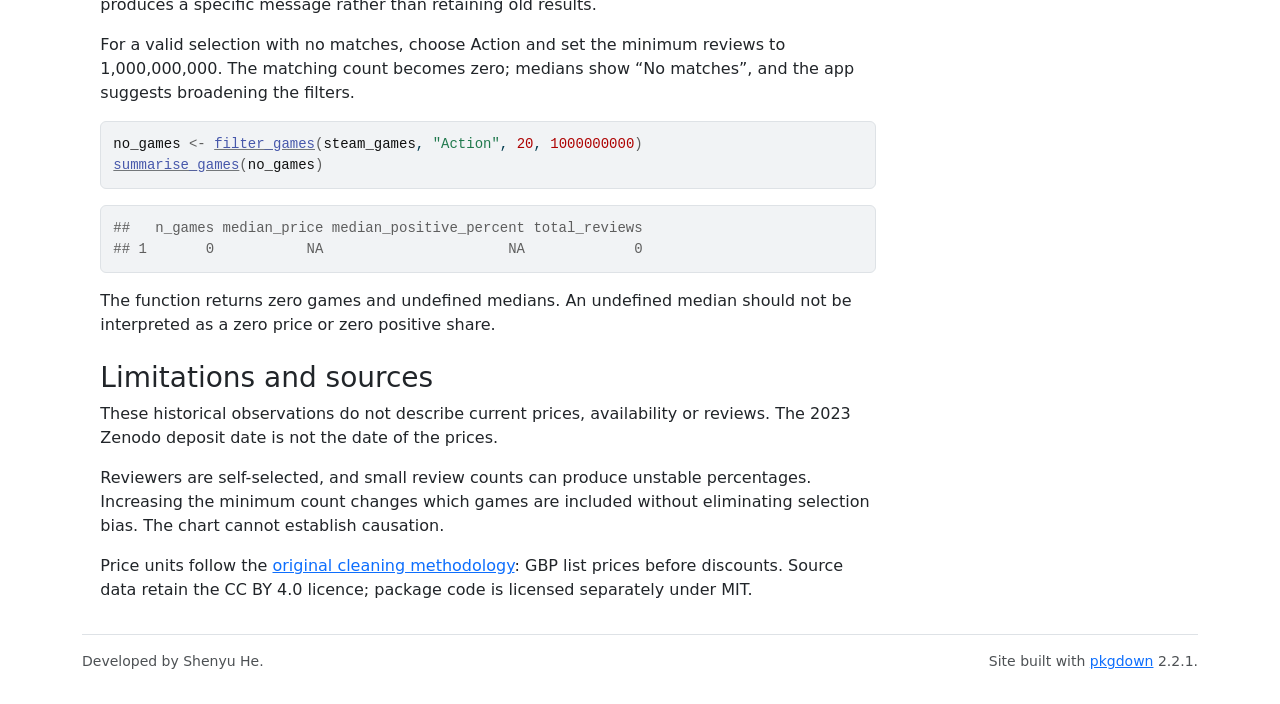
<file: articles/steamfinder.html>
<!DOCTYPE html>
<!-- Generated by pkgdown: do not edit by hand --><html lang="en">
<head>
<meta charset="UTF-8">
<meta http-equiv="X-UA-Compatible" content="IE=edge">
<meta name="viewport" content="width=device-width, initial-scale=1, shrink-to-fit=no">
<title>Using steamfinder • steamfinder</title>
<script src="../deps/jquery-3.6.0/jquery-3.6.0.min.js"></script><meta name="viewport" content="width=device-width, initial-scale=1, shrink-to-fit=no">
<link href="../deps/bootstrap-5.3.8/bootstrap.min.css" rel="stylesheet">
<script src="../deps/bootstrap-5.3.8/bootstrap.bundle.min.js"></script><link href="../deps/font-awesome-6.5.2/css/all.min.css" rel="stylesheet">
<link href="../deps/font-awesome-6.5.2/css/v4-shims.min.css" rel="stylesheet">
<script src="../deps/headroom-0.11.0/headroom.min.js"></script><script src="../deps/headroom-0.11.0/jQuery.headroom.min.js"></script><script src="../deps/bootstrap-toc-1.0.1/bootstrap-toc.min.js"></script><script src="../deps/clipboard.js-2.0.11/clipboard.min.js"></script><script src="../deps/search-1.0.0/autocomplete.jquery.min.js"></script><script src="../deps/search-1.0.0/fuse.min.js"></script><script src="../deps/search-1.0.0/mark.min.js"></script><!-- pkgdown --><script src="../pkgdown.js"></script><meta property="og:title" content="Using steamfinder">
</head>
<body>
    <a href="#main" class="visually-hidden-focusable">Skip to contents</a>


    <nav class="navbar navbar-expand-lg fixed-top bg-light" data-bs-theme="light" aria-label="Site navigation"><div class="container">

    <a class="navbar-brand me-2" href="../index.html">steamfinder</a>

    <small class="nav-text text-muted me-auto" data-bs-toggle="tooltip" data-bs-placement="bottom" title="">0.0.0.9000</small>


    <button class="navbar-toggler" type="button" data-bs-toggle="collapse" data-bs-target="#navbar" aria-controls="navbar" aria-expanded="false" aria-label="Toggle navigation">
      <span class="navbar-toggler-icon"></span>
    </button>

    <div id="navbar" class="collapse navbar-collapse ms-3">
      <ul class="navbar-nav me-auto">
<li class="active nav-item"><a class="nav-link" href="../articles/steamfinder.html">Get started</a></li>
<li class="nav-item"><a class="nav-link" href="../reference/index.html">Reference</a></li>
      </ul>
<ul class="navbar-nav">
<li class="nav-item"><form class="form-inline" role="search">
 <input class="form-control" type="search" name="search-input" id="search-input" autocomplete="off" aria-label="Search site" placeholder="Search for" data-search-index="../search.json">
</form></li>
<li class="nav-item"><a class="external-link nav-link" href="https://github.com/ETC5523-2026/etc5523-assignment-4-shee0080/" aria-label="GitHub"><span class="fa fab fa-github fa-lg"></span></a></li>
      </ul>
</div>


  </div>
</nav><div class="container template-article">




<div class="row">
  <main id="main" class="col-md-9"><div class="page-header">

      <h1>Using steamfinder</h1>
            
      
      <small class="dont-index">Source: <a href="https://github.com/ETC5523-2026/etc5523-assignment-4-shee0080/blob/main/vignettes/steamfinder.Rmd" class="external-link"><code>vignettes/steamfinder.Rmd</code></a></small>
      <div class="d-none name"><code>steamfinder.Rmd</code></div>
    </div>

    
    
<div class="section level2">
<h2 id="purpose-and-data">Purpose and data<a class="anchor" aria-label="anchor" href="#purpose-and-data"></a>
</h2>
<p>Steam Game Finder helps Steam players explore a historical snapshot:
which games meet a chosen budget, genre and review-count threshold, and
how do their positive review percentages compare?</p>
<p>The package contains 27,075 games and nine variables from <a href="https://doi.org/10.5281/zenodo.7904761" class="external-link">Steam_games on Zenodo</a>,
distributed under CC BY 4.0. Release dates run from 1997 to May 2019.
Prices are historical GBP, not current Steam prices.</p>
</div>
<div class="section level2">
<h2 id="install-and-launch">Install and launch<a class="anchor" aria-label="anchor" href="#install-and-launch"></a>
</h2>
<p>Install the GitHub version:</p>
<div class="sourceCode" id="cb1"><pre class="downlit sourceCode r">
<code class="sourceCode R"><span><span class="fu"><a href="https://rdrr.io/r/utils/install.packages.html" class="external-link">install.packages</a></span><span class="op">(</span><span class="st">"remotes"</span><span class="op">)</span></span>
<span><span class="fu">remotes</span><span class="fu">::</span><span class="fu">install_github</span><span class="op">(</span><span class="st">"ETC5523-2026/etc5523-assignment-4-shee0080"</span><span class="op">)</span></span></code></pre></div>
<p>Load the package and start the app:</p>
<div class="sourceCode" id="cb2"><pre class="downlit sourceCode r">
<code class="sourceCode R"><span><span class="kw"><a href="https://rdrr.io/r/base/library.html" class="external-link">library</a></span><span class="op">(</span><span class="va"><a href="https://github.com/ETC5523-2026/etc5523-assignment-4-shee0080" class="external-link">steamfinder</a></span><span class="op">)</span></span>
<span><span class="fu"><a href="../reference/run_app.html">run_app</a></span><span class="op">(</span><span class="op">)</span></span></code></pre></div>
<p>In RStudio, stop the app using Stop in the Console or press
Escape.</p>
</div>
<div class="section level2">
<h2 id="choose-your-filters">Choose your filters<a class="anchor" aria-label="anchor" href="#choose-your-filters"></a>
</h2>
<p>Follow the three numbered controls in the sidebar:</p>
<ol style="list-style-type: decimal">
<li>
<strong>Genres:</strong> select one or more. A game matching any
selected genre is included, and each game is counted once.</li>
<li>
<strong>Maximum price (GBP):</strong> type a budget limit. Enter 0
to keep free games only.</li>
<li>
<strong>Minimum reviews:</strong> type the minimum number of
positive plus negative reviews. This is a count threshold, not a rating
threshold.</li>
</ol>
<p>Start with Action, a maximum price of 20 and at least 100 reviews.
The cards, written selection message, plot and table update
automatically.</p>
</div>
<div class="section level2">
<h2 id="read-the-three-cards">Read the three cards<a class="anchor" aria-label="anchor" href="#read-the-three-cards"></a>
</h2>
<ul>
<li>
<strong>Matching games</strong> counts every game that meets the
filters.</li>
<li>
<strong>Median price (GBP)</strong> is the middle historical price
among those games.</li>
<li>
<strong>Median positive share (%)</strong> is the median of the
individual games’ positive review percentages. Each game has equal
weight.</li>
</ul>
<p>Positive share means positive reviews divided by total reviews,
multiplied by 100. It is not Steam’s official review classification, and
the median does not pool all reviews into one percentage.</p>
<p>The written selection message states the current filters and how many
games they retain.</p>
</div>
<div class="section level2">
<h2 id="switch-between-the-results">Switch between the results<a class="anchor" aria-label="anchor" href="#switch-between-the-results"></a>
</h2>
<p><strong>Price &amp; reviews</strong> shows every matching game as a
dot. Higher dots have a larger positive review percentage; dots further
right have a higher historical price.</p>
<p><strong>Matching games</strong> lists up to 20 games, ordered by
positive percentage and then review count. The summary cards include
every matching game, not only the displayed rows. Switching tabs keeps
the filters unchanged.</p>
<p>The table is a way to inspect titles and review counts, not a current
buying recommendation. Read the explanation below the results as
well.</p>
</div>
<div class="section level2">
<h2 id="try-a-budget-comparison">Try a budget comparison<a class="anchor" aria-label="anchor" href="#try-a-budget-comparison"></a>
</h2>
<p>Use the same functions that supply the app:</p>
<div class="sourceCode" id="cb3"><pre class="downlit sourceCode r">
<code class="sourceCode R"><span><span class="kw"><a href="https://rdrr.io/r/base/library.html" class="external-link">library</a></span><span class="op">(</span><span class="va"><a href="https://github.com/ETC5523-2026/etc5523-assignment-4-shee0080" class="external-link">steamfinder</a></span><span class="op">)</span></span>
<span></span>
<span><span class="va">action_games</span> <span class="op">&lt;-</span> <span class="fu"><a href="../reference/filter_games.html">filter_games</a></span><span class="op">(</span></span>
<span>  <span class="va">steam_games</span>,</span>
<span>  genres <span class="op">=</span> <span class="st">"Action"</span>,</span>
<span>  max_price <span class="op">=</span> <span class="fl">20</span>,</span>
<span>  min_reviews <span class="op">=</span> <span class="fl">100</span></span>
<span><span class="op">)</span></span>
<span><span class="va">free_games</span> <span class="op">&lt;-</span> <span class="fu"><a href="../reference/filter_games.html">filter_games</a></span><span class="op">(</span></span>
<span>  <span class="va">steam_games</span>,</span>
<span>  genres <span class="op">=</span> <span class="st">"Action"</span>,</span>
<span>  max_price <span class="op">=</span> <span class="fl">0</span>,</span>
<span>  min_reviews <span class="op">=</span> <span class="fl">100</span></span>
<span><span class="op">)</span></span>
<span></span>
<span><span class="va">budget_summary</span> <span class="op">&lt;-</span> <span class="fu"><a href="../reference/summarise_games.html">summarise_games</a></span><span class="op">(</span><span class="va">action_games</span><span class="op">)</span></span>
<span><span class="va">free_summary</span> <span class="op">&lt;-</span> <span class="fu"><a href="../reference/summarise_games.html">summarise_games</a></span><span class="op">(</span><span class="va">free_games</span><span class="op">)</span></span>
<span></span>
<span><span class="va">comparison</span> <span class="op">&lt;-</span> <span class="fu"><a href="https://rdrr.io/r/base/data.frame.html" class="external-link">data.frame</a></span><span class="op">(</span></span>
<span>  selection <span class="op">=</span> <span class="fu"><a href="https://rdrr.io/r/base/c.html" class="external-link">c</a></span><span class="op">(</span><span class="st">"Up to GBP 20"</span>, <span class="st">"Free only"</span><span class="op">)</span>,</span>
<span>  n_games <span class="op">=</span> <span class="fu"><a href="https://rdrr.io/r/base/c.html" class="external-link">c</a></span><span class="op">(</span><span class="va">budget_summary</span><span class="op">$</span><span class="va">n_games</span>, <span class="va">free_summary</span><span class="op">$</span><span class="va">n_games</span><span class="op">)</span>,</span>
<span>  median_price <span class="op">=</span> <span class="fu"><a href="https://rdrr.io/r/base/c.html" class="external-link">c</a></span><span class="op">(</span><span class="va">budget_summary</span><span class="op">$</span><span class="va">median_price</span>, <span class="va">free_summary</span><span class="op">$</span><span class="va">median_price</span><span class="op">)</span>,</span>
<span>  median_positive <span class="op">=</span> <span class="fu"><a href="https://rdrr.io/r/base/c.html" class="external-link">c</a></span><span class="op">(</span></span>
<span>    <span class="va">budget_summary</span><span class="op">$</span><span class="va">median_positive_percent</span>,</span>
<span>    <span class="va">free_summary</span><span class="op">$</span><span class="va">median_positive_percent</span></span>
<span>  <span class="op">)</span></span>
<span><span class="op">)</span></span>
<span><span class="fu">knitr</span><span class="fu">::</span><span class="fu"><a href="https://rdrr.io/pkg/knitr/man/kable.html" class="external-link">kable</a></span><span class="op">(</span></span>
<span>  <span class="va">comparison</span>,</span>
<span>  col.names <span class="op">=</span> <span class="fu"><a href="https://rdrr.io/r/base/c.html" class="external-link">c</a></span><span class="op">(</span><span class="st">"Selection"</span>, <span class="st">"Games"</span>, <span class="st">"Median price (GBP)"</span>, <span class="st">"Median positive (%)"</span><span class="op">)</span>,</span>
<span>  digits <span class="op">=</span> <span class="fu"><a href="https://rdrr.io/r/base/c.html" class="external-link">c</a></span><span class="op">(</span><span class="fl">0</span>, <span class="fl">0</span>, <span class="fl">2</span>, <span class="fl">1</span><span class="op">)</span>,</span>
<span>  row.names <span class="op">=</span> <span class="cn">FALSE</span></span>
<span><span class="op">)</span></span></code></pre></div>
<table class="table">
<thead><tr class="header">
<th align="left">Selection</th>
<th align="right">Games</th>
<th align="right">Median price (GBP)</th>
<th align="right">Median positive (%)</th>
</tr></thead>
<tbody>
<tr class="odd">
<td align="left">Up to GBP 20</td>
<td align="right">3705</td>
<td align="right">5.99</td>
<td align="right">79.1</td>
</tr>
<tr class="even">
<td align="left">Free only</td>
<td align="right">491</td>
<td align="right">0.00</td>
<td align="right">72.8</td>
</tr>
</tbody>
</table>
<p>Reducing the budget from GBP 20 to zero changes the number of
matching games from 3,705 to 491. The median positive percentage changes
from 79.1% to 72.8%.</p>
<p>These are descriptions of two selections in this snapshot. The GBP 20
selection includes free games, so this is not a comparison between two
separate paid and free groups. It cannot establish that paying more
causes better reviews.</p>
</div>
<div class="section level2">
<h2 id="select-several-genres">Select several genres<a class="anchor" aria-label="anchor" href="#select-several-genres"></a>
</h2>
<p>The genre condition uses “any”. Choosing Action and Adventure
includes games in either genre, while counting a game in both genres
only once.</p>
<div class="sourceCode" id="cb4"><pre class="downlit sourceCode r">
<code class="sourceCode R"><span><span class="va">two_genres</span> <span class="op">&lt;-</span> <span class="fu"><a href="../reference/filter_games.html">filter_games</a></span><span class="op">(</span></span>
<span>  <span class="va">steam_games</span>,</span>
<span>  genres <span class="op">=</span> <span class="fu"><a href="https://rdrr.io/r/base/c.html" class="external-link">c</a></span><span class="op">(</span><span class="st">"Action"</span>, <span class="st">"Adventure"</span><span class="op">)</span>,</span>
<span>  max_price <span class="op">=</span> <span class="fl">20</span>,</span>
<span>  min_reviews <span class="op">=</span> <span class="fl">100</span></span>
<span><span class="op">)</span></span>
<span><span class="fu"><a href="../reference/summarise_games.html">summarise_games</a></span><span class="op">(</span><span class="va">two_genres</span><span class="op">)</span></span></code></pre></div>
<pre><code><span><span class="co">##   n_games median_price median_positive_percent total_reviews</span></span>
<span><span class="co">## 1    5404         5.99                      80      20420936</span></span></code></pre>
</div>
<div class="section level2">
<h2 id="check-incomplete-inputs-and-empty-results">Check incomplete inputs and empty results<a class="anchor" aria-label="anchor" href="#check-incomplete-inputs-and-empty-results"></a>
</h2>
<p>Clear every genre in the app. The three cards show a dash, the result
area clears, and the selection message asks you to choose a genre. A
blank or negative numeric input similarly produces a specific message
rather than retaining old results.</p>
<p>For a valid selection with no matches, choose Action and set the
minimum reviews to 1,000,000,000. The matching count becomes zero;
medians show “No matches”, and the app suggests broadening the
filters.</p>
<div class="sourceCode" id="cb6"><pre class="downlit sourceCode r">
<code class="sourceCode R"><span><span class="va">no_games</span> <span class="op">&lt;-</span> <span class="fu"><a href="../reference/filter_games.html">filter_games</a></span><span class="op">(</span><span class="va">steam_games</span>, <span class="st">"Action"</span>, <span class="fl">20</span>, <span class="fl">1000000000</span><span class="op">)</span></span>
<span><span class="fu"><a href="../reference/summarise_games.html">summarise_games</a></span><span class="op">(</span><span class="va">no_games</span><span class="op">)</span></span></code></pre></div>
<pre><code><span><span class="co">##   n_games median_price median_positive_percent total_reviews</span></span>
<span><span class="co">## 1       0           NA                      NA             0</span></span></code></pre>
<p>The function returns zero games and undefined medians. An undefined
median should not be interpreted as a zero price or zero positive
share.</p>
</div>
<div class="section level2">
<h2 id="limitations-and-sources">Limitations and sources<a class="anchor" aria-label="anchor" href="#limitations-and-sources"></a>
</h2>
<p>These historical observations do not describe current prices,
availability or reviews. The 2023 Zenodo deposit date is not the date of
the prices.</p>
<p>Reviewers are self-selected, and small review counts can produce
unstable percentages. Increasing the minimum count changes which games
are included without eliminating selection bias. The chart cannot
establish causation.</p>
<p>Price units follow the <a href="https://nik-davis.github.io/posts/2019/steam-data-cleaning/" class="external-link">original
cleaning methodology</a>: GBP list prices before discounts. Source data
retain the CC BY 4.0 licence; package code is licensed separately under
MIT.</p>
</div>
  </main><aside class="col-md-3"><nav id="toc" aria-label="Table of contents"><h2>On this page</h2>
    </nav></aside>
</div>



    <footer><div class="pkgdown-footer-left">
  <p>Developed by Shenyu He.</p>
</div>

<div class="pkgdown-footer-right">
  <p>Site built with <a href="https://pkgdown.r-lib.org/" class="external-link">pkgdown</a> 2.2.1.</p>
</div>

    </footer>
</div>





  </body>
</html>
</file>
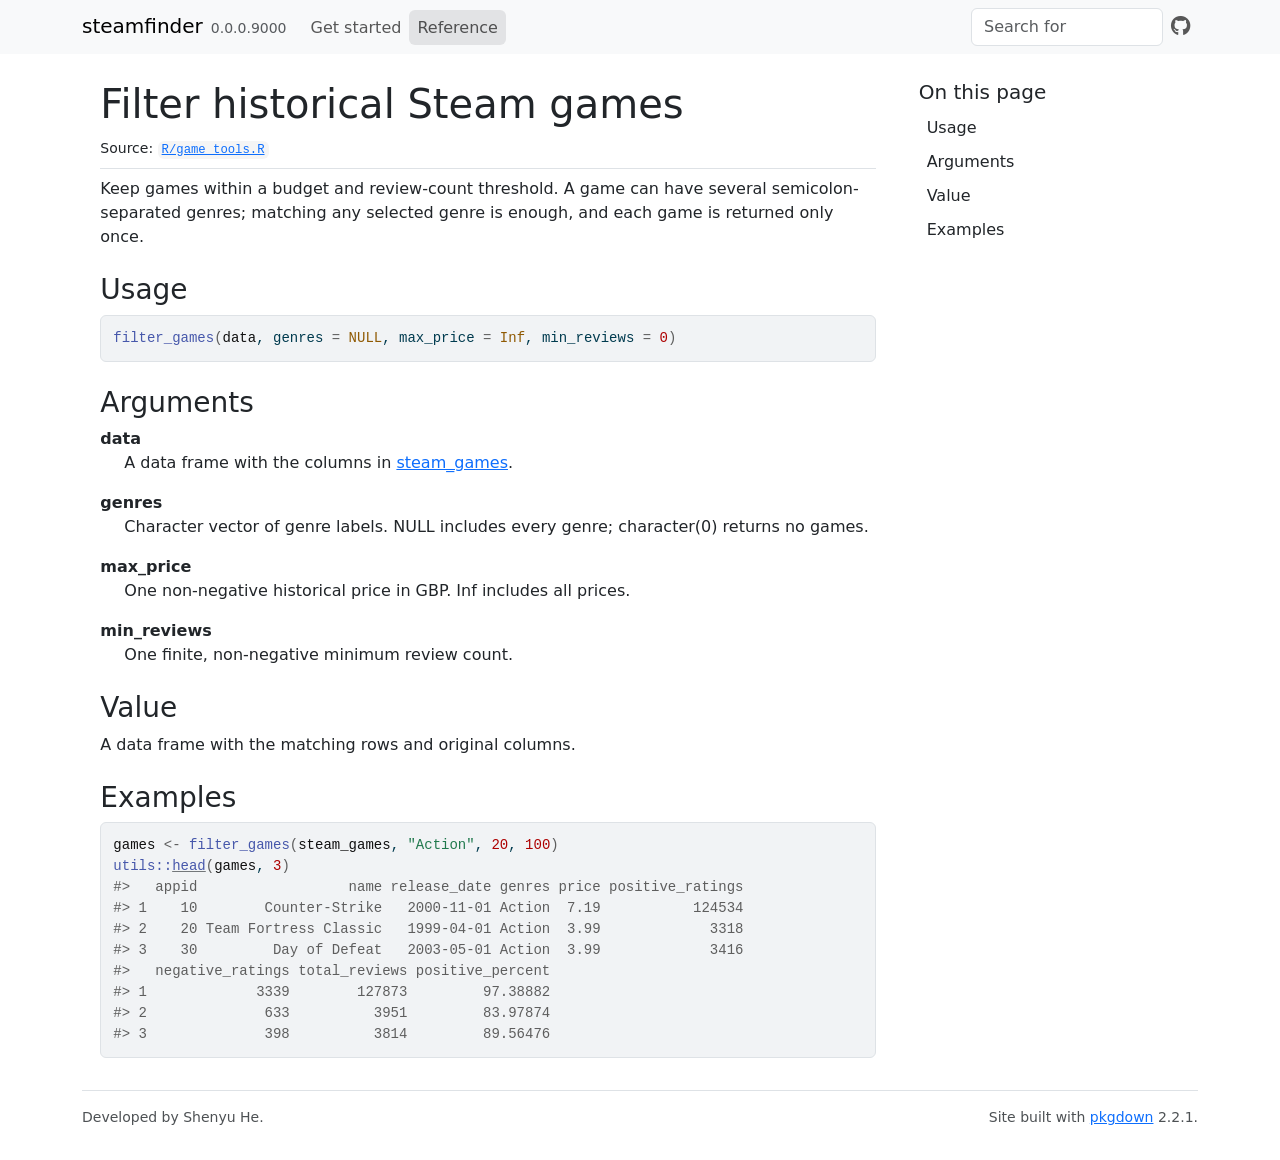
<file: reference/filter_games.html>
<!DOCTYPE html>
<!-- Generated by pkgdown: do not edit by hand --><html lang="en"><head><meta charset="UTF-8"><meta http-equiv="X-UA-Compatible" content="IE=edge"><meta name="viewport" content="width=device-width, initial-scale=1, shrink-to-fit=no"><title>Filter historical Steam games — filter_games • steamfinder</title><script src="../deps/jquery-3.6.0/jquery-3.6.0.min.js"></script><meta name="viewport" content="width=device-width, initial-scale=1, shrink-to-fit=no"><link href="../deps/bootstrap-5.3.8/bootstrap.min.css" rel="stylesheet"><script src="../deps/bootstrap-5.3.8/bootstrap.bundle.min.js"></script><link href="../deps/font-awesome-6.5.2/css/all.min.css" rel="stylesheet"><link href="../deps/font-awesome-6.5.2/css/v4-shims.min.css" rel="stylesheet"><script src="../deps/headroom-0.11.0/headroom.min.js"></script><script src="../deps/headroom-0.11.0/jQuery.headroom.min.js"></script><script src="../deps/bootstrap-toc-1.0.1/bootstrap-toc.min.js"></script><script src="../deps/clipboard.js-2.0.11/clipboard.min.js"></script><script src="../deps/search-1.0.0/autocomplete.jquery.min.js"></script><script src="../deps/search-1.0.0/fuse.min.js"></script><script src="../deps/search-1.0.0/mark.min.js"></script><!-- pkgdown --><script src="../pkgdown.js"></script><meta property="og:title" content="Filter historical Steam games — filter_games"><meta name="description" content="Keep games within a budget and review-count threshold. A game can have
several semicolon-separated genres; matching any selected genre is enough,
and each game is returned only once."><meta property="og:description" content="Keep games within a budget and review-count threshold. A game can have
several semicolon-separated genres; matching any selected genre is enough,
and each game is returned only once."></head><body>
    <a href="#main" class="visually-hidden-focusable">Skip to contents</a>


    <nav class="navbar navbar-expand-lg fixed-top bg-light" data-bs-theme="light" aria-label="Site navigation"><div class="container">

    <a class="navbar-brand me-2" href="../index.html">steamfinder</a>

    <small class="nav-text text-muted me-auto" data-bs-toggle="tooltip" data-bs-placement="bottom" title="">0.0.0.9000</small>


    <button class="navbar-toggler" type="button" data-bs-toggle="collapse" data-bs-target="#navbar" aria-controls="navbar" aria-expanded="false" aria-label="Toggle navigation">
      <span class="navbar-toggler-icon"></span>
    </button>

    <div id="navbar" class="collapse navbar-collapse ms-3">
      <ul class="navbar-nav me-auto"><li class="nav-item"><a class="nav-link" href="../articles/steamfinder.html">Get started</a></li>
<li class="active nav-item"><a class="nav-link" href="../reference/index.html">Reference</a></li>
      </ul><ul class="navbar-nav"><li class="nav-item"><form class="form-inline" role="search">
 <input class="form-control" type="search" name="search-input" id="search-input" autocomplete="off" aria-label="Search site" placeholder="Search for" data-search-index="../search.json"></form></li>
<li class="nav-item"><a class="external-link nav-link" href="https://github.com/ETC5523-2026/etc5523-assignment-4-shee0080/" aria-label="GitHub"><span class="fa fab fa-github fa-lg"></span></a></li>
      </ul></div>


  </div>
</nav><div class="container template-reference-topic">
<div class="row">
  <main id="main" class="col-md-9"><div class="page-header">

      <h1>Filter historical Steam games</h1>
      <small class="dont-index">Source: <a href="https://github.com/ETC5523-2026/etc5523-assignment-4-shee0080/blob/main/R/game_tools.R" class="external-link"><code>R/game_tools.R</code></a></small>
      <div class="d-none name"><code>filter_games.Rd</code></div>
    </div>

    <div class="ref-description section level2">
    <p>Keep games within a budget and review-count threshold. A game can have
several semicolon-separated genres; matching any selected genre is enough,
and each game is returned only once.</p>
    </div>

    <div class="section level2">
    <h2 id="ref-usage">Usage<a class="anchor" aria-label="anchor" href="#ref-usage"></a></h2>
    <div class="sourceCode"><pre class="sourceCode r"><code><span><span class="fu">filter_games</span><span class="op">(</span><span class="va">data</span>, genres <span class="op">=</span> <span class="cn">NULL</span>, max_price <span class="op">=</span> <span class="cn">Inf</span>, min_reviews <span class="op">=</span> <span class="fl">0</span><span class="op">)</span></span></code></pre></div>
    </div>

    <div class="section level2">
    <h2 id="arguments">Arguments<a class="anchor" aria-label="anchor" href="#arguments"></a></h2>


<dl><dt id="arg-data">data<a class="anchor" aria-label="anchor" href="#arg-data"></a></dt>
<dd><p>A data frame with the columns in <a href="steam_games.html">steam_games</a>.</p></dd>


<dt id="arg-genres">genres<a class="anchor" aria-label="anchor" href="#arg-genres"></a></dt>
<dd><p>Character vector of genre labels. NULL includes every genre;
character(0) returns no games.</p></dd>


<dt id="arg-max-price">max_price<a class="anchor" aria-label="anchor" href="#arg-max-price"></a></dt>
<dd><p>One non-negative historical price in GBP. Inf includes
all prices.</p></dd>


<dt id="arg-min-reviews">min_reviews<a class="anchor" aria-label="anchor" href="#arg-min-reviews"></a></dt>
<dd><p>One finite, non-negative minimum review count.</p></dd>

</dl></div>
    <div class="section level2">
    <h2 id="value">Value<a class="anchor" aria-label="anchor" href="#value"></a></h2>
    <p>A data frame with the matching rows and original columns.</p>
    </div>

    <div class="section level2">
    <h2 id="ref-examples">Examples<a class="anchor" aria-label="anchor" href="#ref-examples"></a></h2>
    <div class="sourceCode"><pre class="sourceCode r"><code><span class="r-in"><span><span class="va">games</span> <span class="op">&lt;-</span> <span class="fu">filter_games</span><span class="op">(</span><span class="va">steam_games</span>, <span class="st">"Action"</span>, <span class="fl">20</span>, <span class="fl">100</span><span class="op">)</span></span></span>
<span class="r-in"><span><span class="fu">utils</span><span class="fu">::</span><span class="fu"><a href="https://rdrr.io/r/utils/head.html" class="external-link">head</a></span><span class="op">(</span><span class="va">games</span>, <span class="fl">3</span><span class="op">)</span></span></span>
<span class="r-out co"><span class="r-pr">#&gt;</span>   appid                  name release_date genres price positive_ratings</span>
<span class="r-out co"><span class="r-pr">#&gt;</span> 1    10        Counter-Strike   2000-11-01 Action  7.19           124534</span>
<span class="r-out co"><span class="r-pr">#&gt;</span> 2    20 Team Fortress Classic   1999-04-01 Action  3.99             3318</span>
<span class="r-out co"><span class="r-pr">#&gt;</span> 3    30         Day of Defeat   2003-05-01 Action  3.99             3416</span>
<span class="r-out co"><span class="r-pr">#&gt;</span>   negative_ratings total_reviews positive_percent</span>
<span class="r-out co"><span class="r-pr">#&gt;</span> 1             3339        127873         97.38882</span>
<span class="r-out co"><span class="r-pr">#&gt;</span> 2              633          3951         83.97874</span>
<span class="r-out co"><span class="r-pr">#&gt;</span> 3              398          3814         89.56476</span>
</code></pre></div>
    </div>
  </main><aside class="col-md-3"><nav id="toc" aria-label="Table of contents"><h2>On this page</h2>
    </nav></aside></div>


    <footer><div class="pkgdown-footer-left">
  <p>Developed by Shenyu He.</p>
</div>

<div class="pkgdown-footer-right">
  <p>Site built with <a href="https://pkgdown.r-lib.org/" class="external-link">pkgdown</a> 2.2.1.</p>
</div>

    </footer></div>





  </body></html>
</file>
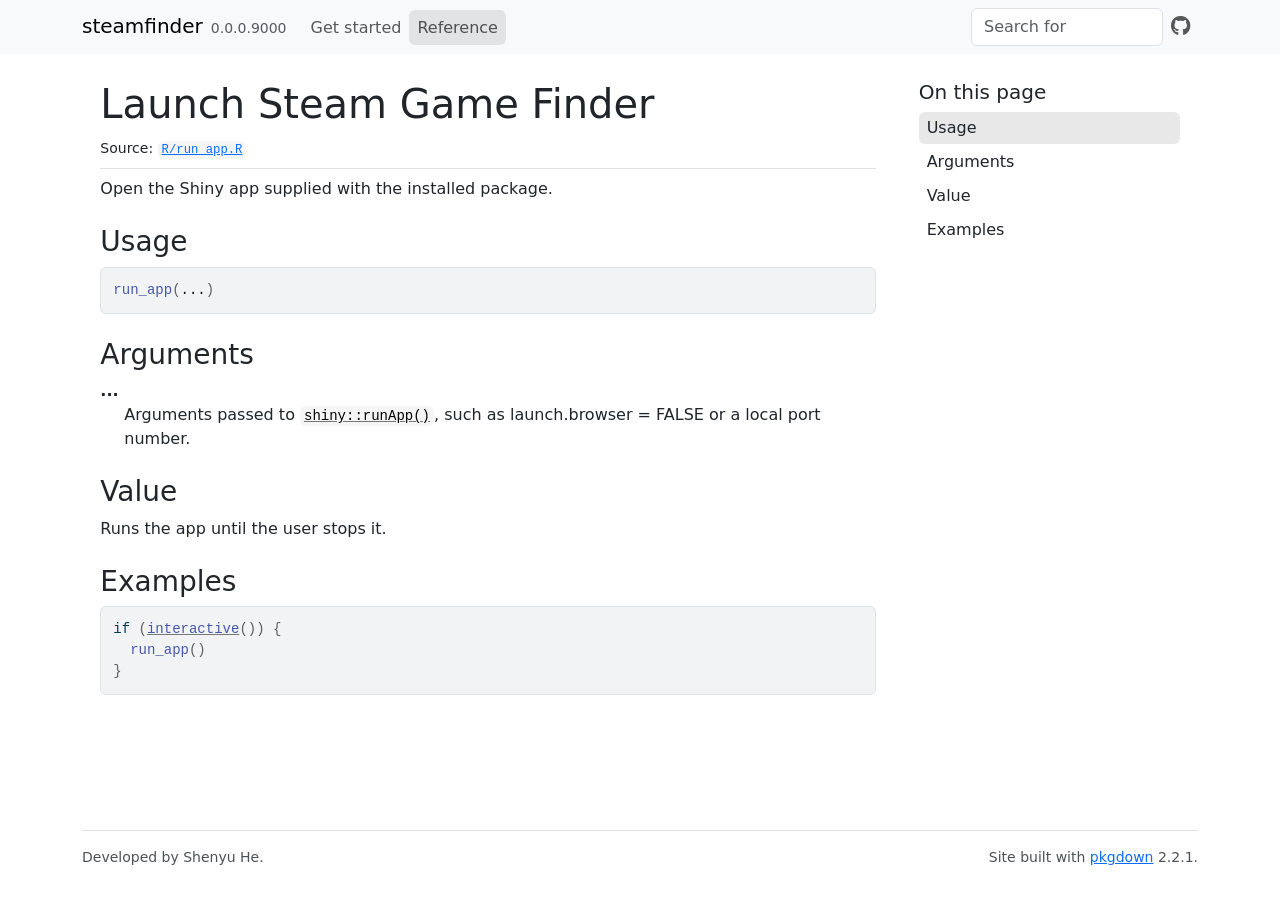
<file: reference/run_app.html>
<!DOCTYPE html>
<!-- Generated by pkgdown: do not edit by hand --><html lang="en"><head><meta charset="UTF-8"><meta http-equiv="X-UA-Compatible" content="IE=edge"><meta name="viewport" content="width=device-width, initial-scale=1, shrink-to-fit=no"><title>Launch Steam Game Finder — run_app • steamfinder</title><script src="../deps/jquery-3.6.0/jquery-3.6.0.min.js"></script><meta name="viewport" content="width=device-width, initial-scale=1, shrink-to-fit=no"><link href="../deps/bootstrap-5.3.8/bootstrap.min.css" rel="stylesheet"><script src="../deps/bootstrap-5.3.8/bootstrap.bundle.min.js"></script><link href="../deps/font-awesome-6.5.2/css/all.min.css" rel="stylesheet"><link href="../deps/font-awesome-6.5.2/css/v4-shims.min.css" rel="stylesheet"><script src="../deps/headroom-0.11.0/headroom.min.js"></script><script src="../deps/headroom-0.11.0/jQuery.headroom.min.js"></script><script src="../deps/bootstrap-toc-1.0.1/bootstrap-toc.min.js"></script><script src="../deps/clipboard.js-2.0.11/clipboard.min.js"></script><script src="../deps/search-1.0.0/autocomplete.jquery.min.js"></script><script src="../deps/search-1.0.0/fuse.min.js"></script><script src="../deps/search-1.0.0/mark.min.js"></script><!-- pkgdown --><script src="../pkgdown.js"></script><meta property="og:title" content="Launch Steam Game Finder — run_app"><meta name="description" content="Open the Shiny app supplied with the installed package."><meta property="og:description" content="Open the Shiny app supplied with the installed package."></head><body>
    <a href="#main" class="visually-hidden-focusable">Skip to contents</a>


    <nav class="navbar navbar-expand-lg fixed-top bg-light" data-bs-theme="light" aria-label="Site navigation"><div class="container">

    <a class="navbar-brand me-2" href="../index.html">steamfinder</a>

    <small class="nav-text text-muted me-auto" data-bs-toggle="tooltip" data-bs-placement="bottom" title="">0.0.0.9000</small>


    <button class="navbar-toggler" type="button" data-bs-toggle="collapse" data-bs-target="#navbar" aria-controls="navbar" aria-expanded="false" aria-label="Toggle navigation">
      <span class="navbar-toggler-icon"></span>
    </button>

    <div id="navbar" class="collapse navbar-collapse ms-3">
      <ul class="navbar-nav me-auto"><li class="nav-item"><a class="nav-link" href="../articles/steamfinder.html">Get started</a></li>
<li class="active nav-item"><a class="nav-link" href="../reference/index.html">Reference</a></li>
      </ul><ul class="navbar-nav"><li class="nav-item"><form class="form-inline" role="search">
 <input class="form-control" type="search" name="search-input" id="search-input" autocomplete="off" aria-label="Search site" placeholder="Search for" data-search-index="../search.json"></form></li>
<li class="nav-item"><a class="external-link nav-link" href="https://github.com/ETC5523-2026/etc5523-assignment-4-shee0080/" aria-label="GitHub"><span class="fa fab fa-github fa-lg"></span></a></li>
      </ul></div>


  </div>
</nav><div class="container template-reference-topic">
<div class="row">
  <main id="main" class="col-md-9"><div class="page-header">

      <h1>Launch Steam Game Finder</h1>
      <small class="dont-index">Source: <a href="https://github.com/ETC5523-2026/etc5523-assignment-4-shee0080/blob/main/R/run_app.R" class="external-link"><code>R/run_app.R</code></a></small>
      <div class="d-none name"><code>run_app.Rd</code></div>
    </div>

    <div class="ref-description section level2">
    <p>Open the Shiny app supplied with the installed package.</p>
    </div>

    <div class="section level2">
    <h2 id="ref-usage">Usage<a class="anchor" aria-label="anchor" href="#ref-usage"></a></h2>
    <div class="sourceCode"><pre class="sourceCode r"><code><span><span class="fu">run_app</span><span class="op">(</span><span class="va">...</span><span class="op">)</span></span></code></pre></div>
    </div>

    <div class="section level2">
    <h2 id="arguments">Arguments<a class="anchor" aria-label="anchor" href="#arguments"></a></h2>


<dl><dt id="arg--">...<a class="anchor" aria-label="anchor" href="#arg--"></a></dt>
<dd><p>Arguments passed to <code><a href="https://rdrr.io/pkg/shiny/man/runApp.html" class="external-link">shiny::runApp()</a></code>, such as
launch.browser = FALSE or a local port number.</p></dd>

</dl></div>
    <div class="section level2">
    <h2 id="value">Value<a class="anchor" aria-label="anchor" href="#value"></a></h2>
    <p>Runs the app until the user stops it.</p>
    </div>

    <div class="section level2">
    <h2 id="ref-examples">Examples<a class="anchor" aria-label="anchor" href="#ref-examples"></a></h2>
    <div class="sourceCode"><pre class="sourceCode r"><code><span class="r-in"><span><span class="kw">if</span> <span class="op">(</span><span class="fu"><a href="https://rdrr.io/r/base/interactive.html" class="external-link">interactive</a></span><span class="op">(</span><span class="op">)</span><span class="op">)</span> <span class="op">{</span></span></span>
<span class="r-in"><span>  <span class="fu">run_app</span><span class="op">(</span><span class="op">)</span></span></span>
<span class="r-in"><span><span class="op">}</span></span></span>
</code></pre></div>
    </div>
  </main><aside class="col-md-3"><nav id="toc" aria-label="Table of contents"><h2>On this page</h2>
    </nav></aside></div>


    <footer><div class="pkgdown-footer-left">
  <p>Developed by Shenyu He.</p>
</div>

<div class="pkgdown-footer-right">
  <p>Site built with <a href="https://pkgdown.r-lib.org/" class="external-link">pkgdown</a> 2.2.1.</p>
</div>

    </footer></div>





  </body></html>
</file>
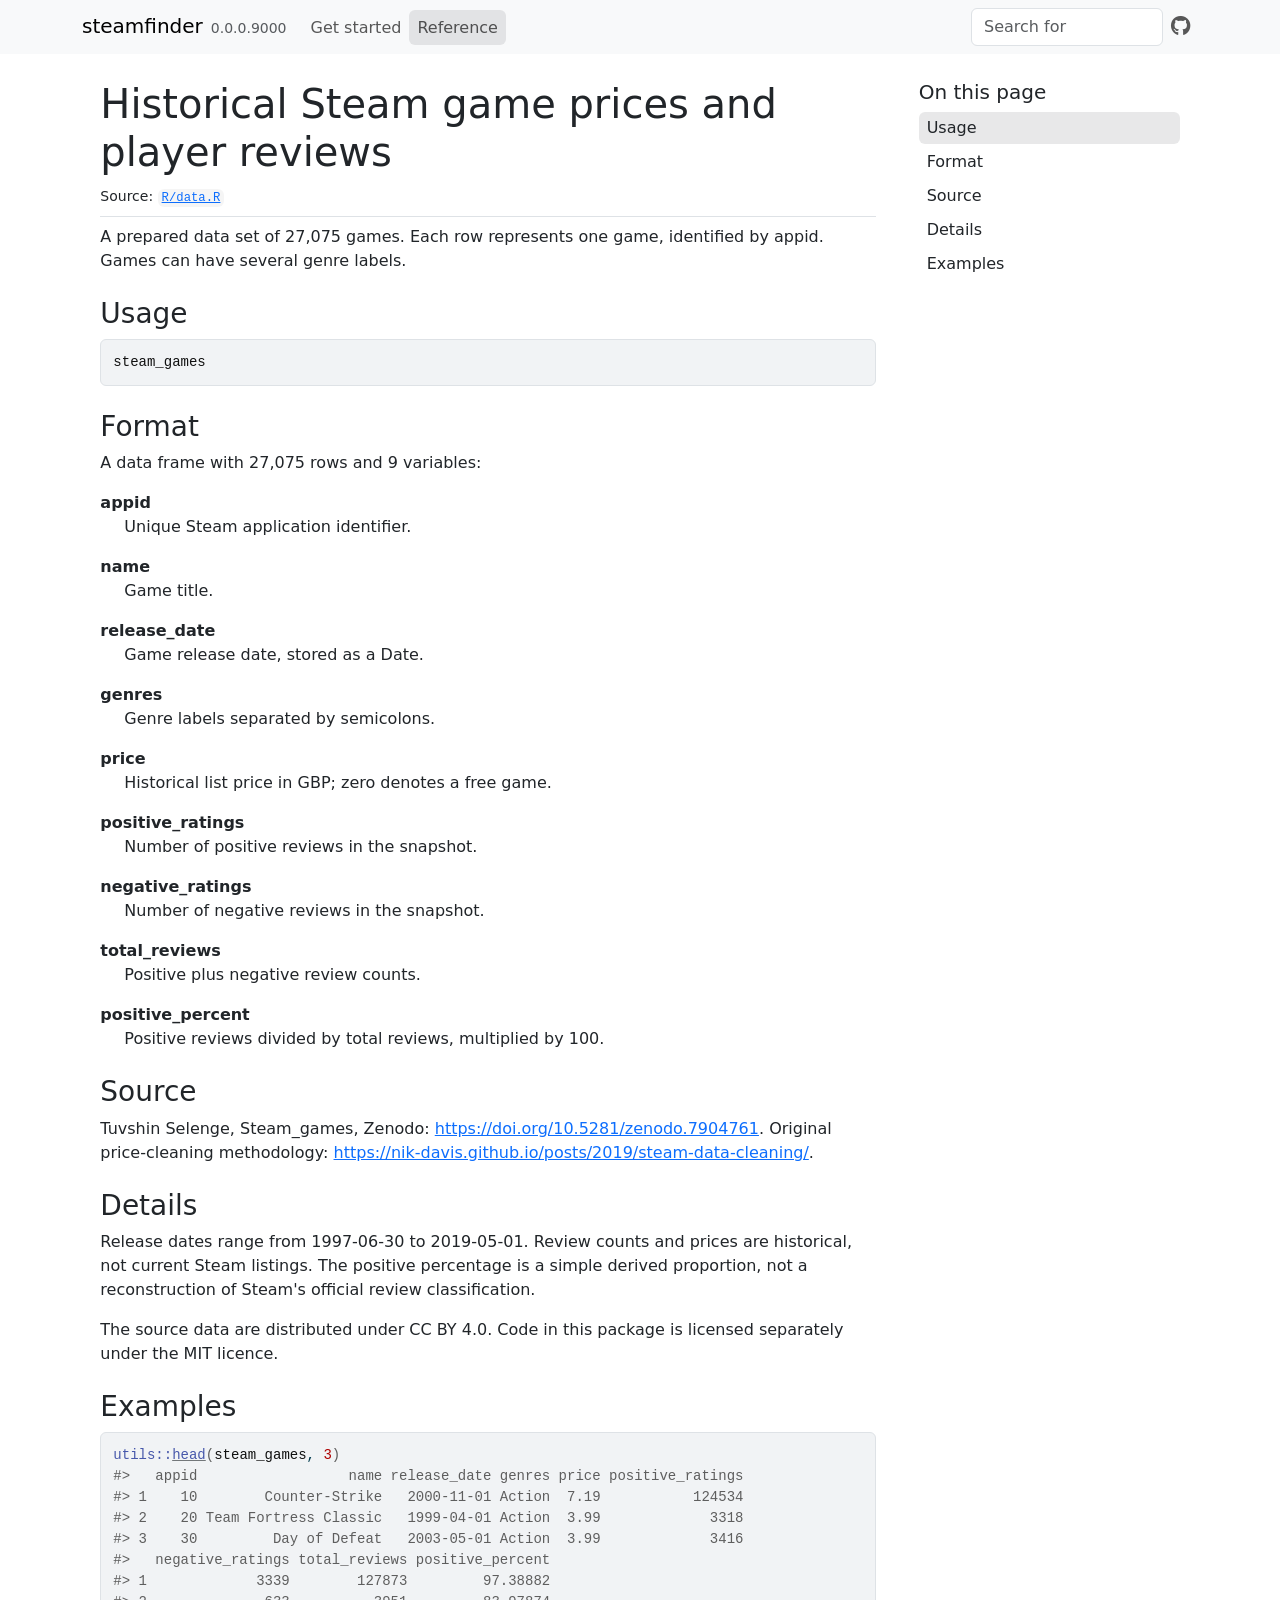
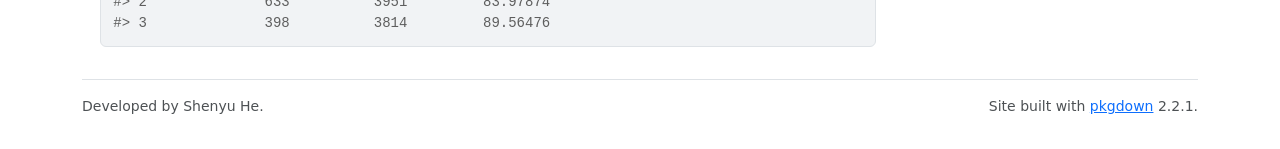
<file: reference/steam_games.html>
<!DOCTYPE html>
<!-- Generated by pkgdown: do not edit by hand --><html lang="en"><head><meta charset="UTF-8"><meta http-equiv="X-UA-Compatible" content="IE=edge"><meta name="viewport" content="width=device-width, initial-scale=1, shrink-to-fit=no"><title>Historical Steam game prices and player reviews — steam_games • steamfinder</title><script src="../deps/jquery-3.6.0/jquery-3.6.0.min.js"></script><meta name="viewport" content="width=device-width, initial-scale=1, shrink-to-fit=no"><link href="../deps/bootstrap-5.3.8/bootstrap.min.css" rel="stylesheet"><script src="../deps/bootstrap-5.3.8/bootstrap.bundle.min.js"></script><link href="../deps/font-awesome-6.5.2/css/all.min.css" rel="stylesheet"><link href="../deps/font-awesome-6.5.2/css/v4-shims.min.css" rel="stylesheet"><script src="../deps/headroom-0.11.0/headroom.min.js"></script><script src="../deps/headroom-0.11.0/jQuery.headroom.min.js"></script><script src="../deps/bootstrap-toc-1.0.1/bootstrap-toc.min.js"></script><script src="../deps/clipboard.js-2.0.11/clipboard.min.js"></script><script src="../deps/search-1.0.0/autocomplete.jquery.min.js"></script><script src="../deps/search-1.0.0/fuse.min.js"></script><script src="../deps/search-1.0.0/mark.min.js"></script><!-- pkgdown --><script src="../pkgdown.js"></script><meta property="og:title" content="Historical Steam game prices and player reviews — steam_games"><meta name="description" content="A prepared data set of 27,075 games. Each row represents one game,
identified by appid. Games can have several genre labels."><meta property="og:description" content="A prepared data set of 27,075 games. Each row represents one game,
identified by appid. Games can have several genre labels."></head><body>
    <a href="#main" class="visually-hidden-focusable">Skip to contents</a>


    <nav class="navbar navbar-expand-lg fixed-top bg-light" data-bs-theme="light" aria-label="Site navigation"><div class="container">

    <a class="navbar-brand me-2" href="../index.html">steamfinder</a>

    <small class="nav-text text-muted me-auto" data-bs-toggle="tooltip" data-bs-placement="bottom" title="">0.0.0.9000</small>


    <button class="navbar-toggler" type="button" data-bs-toggle="collapse" data-bs-target="#navbar" aria-controls="navbar" aria-expanded="false" aria-label="Toggle navigation">
      <span class="navbar-toggler-icon"></span>
    </button>

    <div id="navbar" class="collapse navbar-collapse ms-3">
      <ul class="navbar-nav me-auto"><li class="nav-item"><a class="nav-link" href="../articles/steamfinder.html">Get started</a></li>
<li class="active nav-item"><a class="nav-link" href="../reference/index.html">Reference</a></li>
      </ul><ul class="navbar-nav"><li class="nav-item"><form class="form-inline" role="search">
 <input class="form-control" type="search" name="search-input" id="search-input" autocomplete="off" aria-label="Search site" placeholder="Search for" data-search-index="../search.json"></form></li>
<li class="nav-item"><a class="external-link nav-link" href="https://github.com/ETC5523-2026/etc5523-assignment-4-shee0080/" aria-label="GitHub"><span class="fa fab fa-github fa-lg"></span></a></li>
      </ul></div>


  </div>
</nav><div class="container template-reference-topic">
<div class="row">
  <main id="main" class="col-md-9"><div class="page-header">

      <h1>Historical Steam game prices and player reviews</h1>
      <small class="dont-index">Source: <a href="https://github.com/ETC5523-2026/etc5523-assignment-4-shee0080/blob/main/R/data.R" class="external-link"><code>R/data.R</code></a></small>
      <div class="d-none name"><code>steam_games.Rd</code></div>
    </div>

    <div class="ref-description section level2">
    <p>A prepared data set of 27,075 games. Each row represents one game,
identified by appid. Games can have several genre labels.</p>
    </div>

    <div class="section level2">
    <h2 id="ref-usage">Usage<a class="anchor" aria-label="anchor" href="#ref-usage"></a></h2>
    <div class="sourceCode"><pre class="sourceCode r"><code><span><span class="va">steam_games</span></span></code></pre></div>
    </div>

    <div class="section level2">
    <h2 id="format">Format<a class="anchor" aria-label="anchor" href="#format"></a></h2>
    <p>A data frame with 27,075 rows and 9 variables:</p><dl><dt>appid</dt>
<dd><p>Unique Steam application identifier.</p></dd>

<dt>name</dt>
<dd><p>Game title.</p></dd>

<dt>release_date</dt>
<dd><p>Game release date, stored as a Date.</p></dd>

<dt>genres</dt>
<dd><p>Genre labels separated by semicolons.</p></dd>

<dt>price</dt>
<dd><p>Historical list price in GBP; zero denotes a free game.</p></dd>

<dt>positive_ratings</dt>
<dd><p>Number of positive reviews in the snapshot.</p></dd>

<dt>negative_ratings</dt>
<dd><p>Number of negative reviews in the snapshot.</p></dd>

<dt>total_reviews</dt>
<dd><p>Positive plus negative review counts.</p></dd>

<dt>positive_percent</dt>
<dd><p>Positive reviews divided by total reviews,
multiplied by 100.</p></dd>


</dl></div>
    <div class="section level2">
    <h2 id="source">Source<a class="anchor" aria-label="anchor" href="#source"></a></h2>
    <p>Tuvshin Selenge, Steam_games, Zenodo:
<a href="https://doi.org/10.5281/zenodo.7904761" class="external-link">https://doi.org/10.5281/zenodo.7904761</a>.
Original price-cleaning methodology:
<a href="https://nik-davis.github.io/posts/2019/steam-data-cleaning/" class="external-link">https://nik-davis.github.io/posts/2019/steam-data-cleaning/</a>.</p>
    </div>
    <div class="section level2">
    <h2 id="details">Details<a class="anchor" aria-label="anchor" href="#details"></a></h2>
    <p>Release dates range from 1997-06-30 to 2019-05-01.
Review counts and prices are historical, not current Steam listings.
The positive percentage is a simple derived proportion, not a
reconstruction of Steam's official review classification.</p>
<p>The source data are distributed under CC BY 4.0. Code in this package
is licensed separately under the MIT licence.</p>
    </div>

    <div class="section level2">
    <h2 id="ref-examples">Examples<a class="anchor" aria-label="anchor" href="#ref-examples"></a></h2>
    <div class="sourceCode"><pre class="sourceCode r"><code><span class="r-in"><span><span class="fu">utils</span><span class="fu">::</span><span class="fu"><a href="https://rdrr.io/r/utils/head.html" class="external-link">head</a></span><span class="op">(</span><span class="va">steam_games</span>, <span class="fl">3</span><span class="op">)</span></span></span>
<span class="r-out co"><span class="r-pr">#&gt;</span>   appid                  name release_date genres price positive_ratings</span>
<span class="r-out co"><span class="r-pr">#&gt;</span> 1    10        Counter-Strike   2000-11-01 Action  7.19           124534</span>
<span class="r-out co"><span class="r-pr">#&gt;</span> 2    20 Team Fortress Classic   1999-04-01 Action  3.99             3318</span>
<span class="r-out co"><span class="r-pr">#&gt;</span> 3    30         Day of Defeat   2003-05-01 Action  3.99             3416</span>
<span class="r-out co"><span class="r-pr">#&gt;</span>   negative_ratings total_reviews positive_percent</span>
<span class="r-out co"><span class="r-pr">#&gt;</span> 1             3339        127873         97.38882</span>
<span class="r-out co"><span class="r-pr">#&gt;</span> 2              633          3951         83.97874</span>
<span class="r-out co"><span class="r-pr">#&gt;</span> 3              398          3814         89.56476</span>
</code></pre></div>
    </div>
  </main><aside class="col-md-3"><nav id="toc" aria-label="Table of contents"><h2>On this page</h2>
    </nav></aside></div>


    <footer><div class="pkgdown-footer-left">
  <p>Developed by Shenyu He.</p>
</div>

<div class="pkgdown-footer-right">
  <p>Site built with <a href="https://pkgdown.r-lib.org/" class="external-link">pkgdown</a> 2.2.1.</p>
</div>

    </footer></div>





  </body></html>
</file>
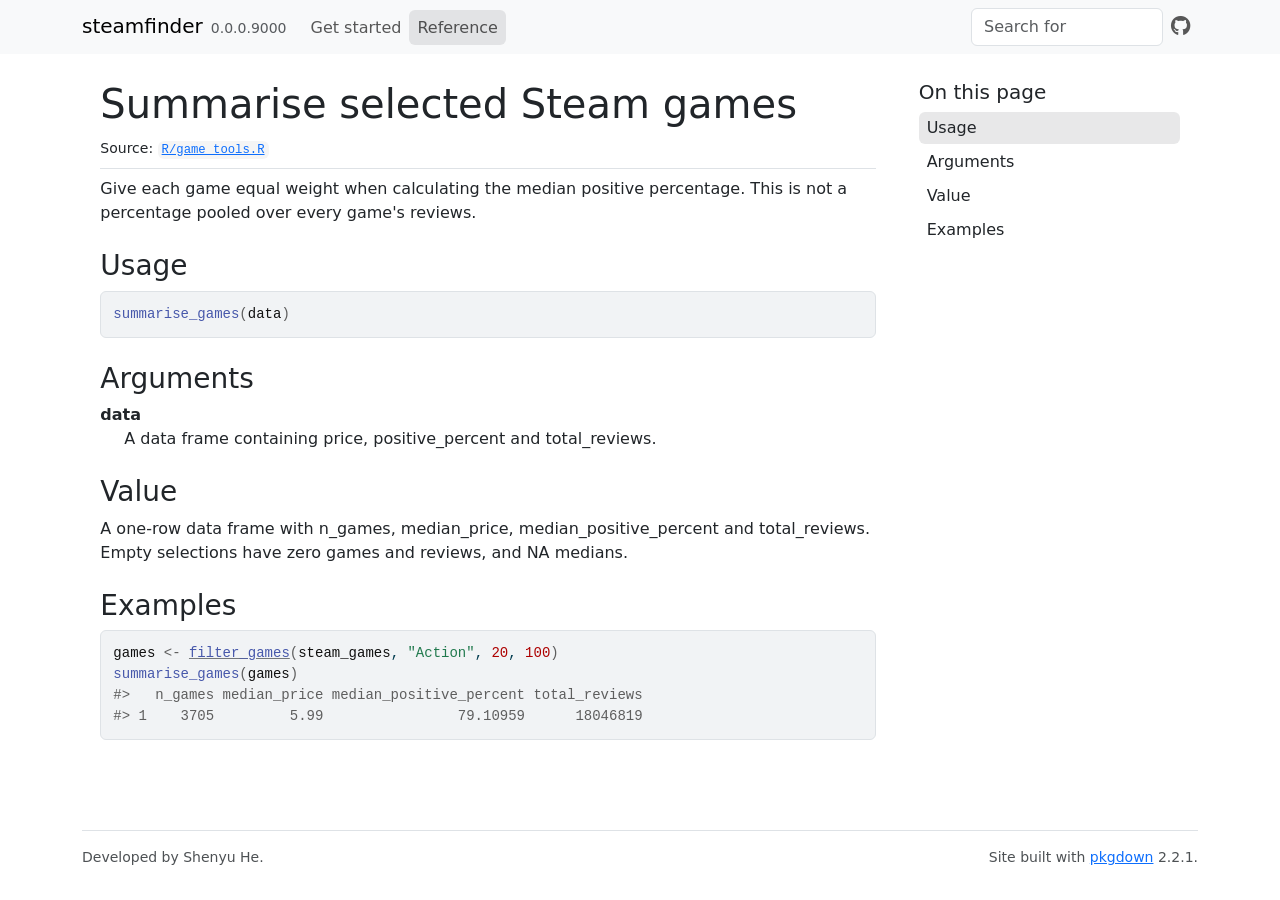
<file: reference/summarise_games.html>
<!DOCTYPE html>
<!-- Generated by pkgdown: do not edit by hand --><html lang="en"><head><meta charset="UTF-8"><meta http-equiv="X-UA-Compatible" content="IE=edge"><meta name="viewport" content="width=device-width, initial-scale=1, shrink-to-fit=no"><title>Summarise selected Steam games — summarise_games • steamfinder</title><script src="../deps/jquery-3.6.0/jquery-3.6.0.min.js"></script><meta name="viewport" content="width=device-width, initial-scale=1, shrink-to-fit=no"><link href="../deps/bootstrap-5.3.8/bootstrap.min.css" rel="stylesheet"><script src="../deps/bootstrap-5.3.8/bootstrap.bundle.min.js"></script><link href="../deps/font-awesome-6.5.2/css/all.min.css" rel="stylesheet"><link href="../deps/font-awesome-6.5.2/css/v4-shims.min.css" rel="stylesheet"><script src="../deps/headroom-0.11.0/headroom.min.js"></script><script src="../deps/headroom-0.11.0/jQuery.headroom.min.js"></script><script src="../deps/bootstrap-toc-1.0.1/bootstrap-toc.min.js"></script><script src="../deps/clipboard.js-2.0.11/clipboard.min.js"></script><script src="../deps/search-1.0.0/autocomplete.jquery.min.js"></script><script src="../deps/search-1.0.0/fuse.min.js"></script><script src="../deps/search-1.0.0/mark.min.js"></script><!-- pkgdown --><script src="../pkgdown.js"></script><meta property="og:title" content="Summarise selected Steam games — summarise_games"><meta name="description" content="Give each game equal weight when calculating the median positive
percentage. This is not a percentage pooled over every game's reviews."><meta property="og:description" content="Give each game equal weight when calculating the median positive
percentage. This is not a percentage pooled over every game's reviews."></head><body>
    <a href="#main" class="visually-hidden-focusable">Skip to contents</a>


    <nav class="navbar navbar-expand-lg fixed-top bg-light" data-bs-theme="light" aria-label="Site navigation"><div class="container">

    <a class="navbar-brand me-2" href="../index.html">steamfinder</a>

    <small class="nav-text text-muted me-auto" data-bs-toggle="tooltip" data-bs-placement="bottom" title="">0.0.0.9000</small>


    <button class="navbar-toggler" type="button" data-bs-toggle="collapse" data-bs-target="#navbar" aria-controls="navbar" aria-expanded="false" aria-label="Toggle navigation">
      <span class="navbar-toggler-icon"></span>
    </button>

    <div id="navbar" class="collapse navbar-collapse ms-3">
      <ul class="navbar-nav me-auto"><li class="nav-item"><a class="nav-link" href="../articles/steamfinder.html">Get started</a></li>
<li class="active nav-item"><a class="nav-link" href="../reference/index.html">Reference</a></li>
      </ul><ul class="navbar-nav"><li class="nav-item"><form class="form-inline" role="search">
 <input class="form-control" type="search" name="search-input" id="search-input" autocomplete="off" aria-label="Search site" placeholder="Search for" data-search-index="../search.json"></form></li>
<li class="nav-item"><a class="external-link nav-link" href="https://github.com/ETC5523-2026/etc5523-assignment-4-shee0080/" aria-label="GitHub"><span class="fa fab fa-github fa-lg"></span></a></li>
      </ul></div>


  </div>
</nav><div class="container template-reference-topic">
<div class="row">
  <main id="main" class="col-md-9"><div class="page-header">

      <h1>Summarise selected Steam games</h1>
      <small class="dont-index">Source: <a href="https://github.com/ETC5523-2026/etc5523-assignment-4-shee0080/blob/main/R/game_tools.R" class="external-link"><code>R/game_tools.R</code></a></small>
      <div class="d-none name"><code>summarise_games.Rd</code></div>
    </div>

    <div class="ref-description section level2">
    <p>Give each game equal weight when calculating the median positive
percentage. This is not a percentage pooled over every game's reviews.</p>
    </div>

    <div class="section level2">
    <h2 id="ref-usage">Usage<a class="anchor" aria-label="anchor" href="#ref-usage"></a></h2>
    <div class="sourceCode"><pre class="sourceCode r"><code><span><span class="fu">summarise_games</span><span class="op">(</span><span class="va">data</span><span class="op">)</span></span></code></pre></div>
    </div>

    <div class="section level2">
    <h2 id="arguments">Arguments<a class="anchor" aria-label="anchor" href="#arguments"></a></h2>


<dl><dt id="arg-data">data<a class="anchor" aria-label="anchor" href="#arg-data"></a></dt>
<dd><p>A data frame containing price, positive_percent and total_reviews.</p></dd>

</dl></div>
    <div class="section level2">
    <h2 id="value">Value<a class="anchor" aria-label="anchor" href="#value"></a></h2>
    <p>A one-row data frame with n_games, median_price,
median_positive_percent and total_reviews. Empty selections have zero
games and reviews, and NA medians.</p>
    </div>

    <div class="section level2">
    <h2 id="ref-examples">Examples<a class="anchor" aria-label="anchor" href="#ref-examples"></a></h2>
    <div class="sourceCode"><pre class="sourceCode r"><code><span class="r-in"><span><span class="va">games</span> <span class="op">&lt;-</span> <span class="fu"><a href="filter_games.html">filter_games</a></span><span class="op">(</span><span class="va">steam_games</span>, <span class="st">"Action"</span>, <span class="fl">20</span>, <span class="fl">100</span><span class="op">)</span></span></span>
<span class="r-in"><span><span class="fu">summarise_games</span><span class="op">(</span><span class="va">games</span><span class="op">)</span></span></span>
<span class="r-out co"><span class="r-pr">#&gt;</span>   n_games median_price median_positive_percent total_reviews</span>
<span class="r-out co"><span class="r-pr">#&gt;</span> 1    3705         5.99                79.10959      18046819</span>
</code></pre></div>
    </div>
  </main><aside class="col-md-3"><nav id="toc" aria-label="Table of contents"><h2>On this page</h2>
    </nav></aside></div>


    <footer><div class="pkgdown-footer-left">
  <p>Developed by Shenyu He.</p>
</div>

<div class="pkgdown-footer-right">
  <p>Site built with <a href="https://pkgdown.r-lib.org/" class="external-link">pkgdown</a> 2.2.1.</p>
</div>

    </footer></div>





  </body></html>
</file>
<file: deps/font-awesome-6.5.2/css/v4-shims.min.css>
/*!
 * Font Awesome Free 6.5.2 by @fontawesome - https://fontawesome.com
 * License - https://fontawesome.com/license/free (Icons: CC BY 4.0, Fonts: SIL OFL 1.1, Code: MIT License)
 * Copyright 2024 Fonticons, Inc.
 */
.fa.fa-glass:before{content:"\f000"}.fa.fa-envelope-o{font-family:"Font Awesome 6 Free";font-weight:400}.fa.fa-envelope-o:before{content:"\f0e0"}.fa.fa-star-o{font-family:"Font Awesome 6 Free";font-weight:400}.fa.fa-star-o:before{content:"\f005"}.fa.fa-close:before,.fa.fa-remove:before{content:"\f00d"}.fa.fa-gear:before{content:"\f013"}.fa.fa-trash-o{font-family:"Font Awesome 6 Free";font-weight:400}.fa.fa-trash-o:before{content:"\f2ed"}.fa.fa-home:before{content:"\f015"}.fa.fa-file-o{font-family:"Font Awesome 6 Free";font-weight:400}.fa.fa-file-o:before{content:"\f15b"}.fa.fa-clock-o{font-family:"Font Awesome 6 Free";font-weight:400}.fa.fa-clock-o:before{content:"\f017"}.fa.fa-arrow-circle-o-down{font-family:"Font Awesome 6 Free";font-weight:400}.fa.fa-arrow-circle-o-down:before{content:"\f358"}.fa.fa-arrow-circle-o-up{font-family:"Font Awesome 6 Free";font-weight:400}.fa.fa-arrow-circle-o-up:before{content:"\f35b"}.fa.fa-play-circle-o{font-family:"Font Awesome 6 Free";font-weight:400}.fa.fa-play-circle-o:before{content:"\f144"}.fa.fa-repeat:before,.fa.fa-rotate-right:before{content:"\f01e"}.fa.fa-refresh:before{content:"\f021"}.fa.fa-list-alt{font-family:"Font Awesome 6 Free";font-weight:400}.fa.fa-list-alt:before{content:"\f022"}.fa.fa-dedent:before{content:"\f03b"}.fa.fa-video-camera:before{content:"\f03d"}.fa.fa-picture-o{font-family:"Font Awesome 6 Free";font-weight:400}.fa.fa-picture-o:before{content:"\f03e"}.fa.fa-photo{font-family:"Font Awesome 6 Free";font-weight:400}.fa.fa-photo:before{content:"\f03e"}.fa.fa-image{font-family:"Font Awesome 6 Free";font-weight:400}.fa.fa-image:before{content:"\f03e"}.fa.fa-map-marker:before{content:"\f3c5"}.fa.fa-pencil-square-o{font-family:"Font Awesome 6 Free";font-weight:400}.fa.fa-pencil-square-o:before{content:"\f044"}.fa.fa-edit{font-family:"Font Awesome 6 Free";font-weight:400}.fa.fa-edit:before{content:"\f044"}.fa.fa-share-square-o:before{content:"\f14d"}.fa.fa-check-square-o{font-family:"Font Awesome 6 Free";font-weight:400}.fa.fa-check-square-o:before{content:"\f14a"}.fa.fa-arrows:before{content:"\f0b2"}.fa.fa-times-circle-o{font-family:"Font Awesome 6 Free";font-weight:400}.fa.fa-times-circle-o:before{content:"\f057"}.fa.fa-check-circle-o{font-family:"Font Awesome 6 Free";font-weight:400}.fa.fa-check-circle-o:before{content:"\f058"}.fa.fa-mail-forward:before{content:"\f064"}.fa.fa-expand:before{content:"\f424"}.fa.fa-compress:before{content:"\f422"}.fa.fa-eye,.fa.fa-eye-slash{font-family:"Font Awesome 6 Free";font-weight:400}.fa.fa-warning:before{content:"\f071"}.fa.fa-calendar:before{content:"\f073"}.fa.fa-arrows-v:before{content:"\f338"}.fa.fa-arrows-h:before{content:"\f337"}.fa.fa-bar-chart-o:before,.fa.fa-bar-chart:before{content:"\e0e3"}.fa.fa-twitter-square{font-family:"Font Awesome 6 Brands";font-weight:400}.fa.fa-twitter-square:before{content:"\f081"}.fa.fa-facebook-square{font-family:"Font Awesome 6 Brands";font-weight:400}.fa.fa-facebook-square:before{content:"\f082"}.fa.fa-gears:before{content:"\f085"}.fa.fa-thumbs-o-up{font-family:"Font Awesome 6 Free";font-weight:400}.fa.fa-thumbs-o-up:before{content:"\f164"}.fa.fa-thumbs-o-down{font-family:"Font Awesome 6 Free";font-weight:400}.fa.fa-thumbs-o-down:before{content:"\f165"}.fa.fa-heart-o{font-family:"Font Awesome 6 Free";font-weight:400}.fa.fa-heart-o:before{content:"\f004"}.fa.fa-sign-out:before{content:"\f2f5"}.fa.fa-linkedin-square{font-family:"Font Awesome 6 Brands";font-weight:400}.fa.fa-linkedin-square:before{content:"\f08c"}.fa.fa-thumb-tack:before{content:"\f08d"}.fa.fa-external-link:before{content:"\f35d"}.fa.fa-sign-in:before{content:"\f2f6"}.fa.fa-github-square{font-family:"Font Awesome 6 Brands";font-weight:400}.fa.fa-github-square:before{content:"\f092"}.fa.fa-lemon-o{font-family:"Font Awesome 6 Free";font-weight:400}.fa.fa-lemon-o:before{content:"\f094"}.fa.fa-square-o{font-family:"Font Awesome 6 Free";font-weight:400}.fa.fa-square-o:before{content:"\f0c8"}.fa.fa-bookmark-o{font-family:"Font Awesome 6 Free";font-weight:400}.fa.fa-bookmark-o:before{content:"\f02e"}.fa.fa-facebook,.fa.fa-twitter{font-family:"Font Awesome 6 Brands";font-weight:400}.fa.fa-facebook:before{content:"\f39e"}.fa.fa-facebook-f{font-family:"Font Awesome 6 Brands";font-weight:400}.fa.fa-facebook-f:before{content:"\f39e"}.fa.fa-github{font-family:"Font Awesome 6 Brands";font-weight:400}.fa.fa-credit-card{font-family:"Font Awesome 6 Free";font-weight:400}.fa.fa-feed:before{content:"\f09e"}.fa.fa-hdd-o{font-family:"Font Awesome 6 Free";font-weight:400}.fa.fa-hdd-o:before{content:"\f0a0"}.fa.fa-hand-o-right{font-family:"Font Awesome 6 Free";font-weight:400}.fa.fa-hand-o-right:before{content:"\f0a4"}.fa.fa-hand-o-left{font-family:"Font Awesome 6 Free";font-weight:400}.fa.fa-hand-o-left:before{content:"\f0a5"}.fa.fa-hand-o-up{font-family:"Font Awesome 6 Free";font-weight:400}.fa.fa-hand-o-up:before{content:"\f0a6"}.fa.fa-hand-o-down{font-family:"Font Awesome 6 Free";font-weight:400}.fa.fa-hand-o-down:before{content:"\f0a7"}.fa.fa-globe:before{content:"\f57d"}.fa.fa-tasks:before{content:"\f828"}.fa.fa-arrows-alt:before{content:"\f31e"}.fa.fa-group:before{content:"\f0c0"}.fa.fa-chain:before{content:"\f0c1"}.fa.fa-cut:before{content:"\f0c4"}.fa.fa-files-o{font-family:"Font Awesome 6 Free";font-weight:400}.fa.fa-files-o:before{content:"\f0c5"}.fa.fa-floppy-o{font-family:"Font Awesome 6 Free";font-weight:400}.fa.fa-floppy-o:before{content:"\f0c7"}.fa.fa-save{font-family:"Font Awesome 6 Free";font-weight:400}.fa.fa-save:before{content:"\f0c7"}.fa.fa-navicon:before,.fa.fa-reorder:before{content:"\f0c9"}.fa.fa-magic:before{content:"\e2ca"}.fa.fa-pinterest,.fa.fa-pinterest-square{font-family:"Font Awesome 6 Brands";font-weight:400}.fa.fa-pinterest-square:before{content:"\f0d3"}.fa.fa-google-plus-square{font-family:"Font Awesome 6 Brands";font-weight:400}.fa.fa-google-plus-square:before{content:"\f0d4"}.fa.fa-google-plus{font-family:"Font Awesome 6 Brands";font-weight:400}.fa.fa-google-plus:before{content:"\f0d5"}.fa.fa-money:before{content:"\f3d1"}.fa.fa-unsorted:before{content:"\f0dc"}.fa.fa-sort-desc:before{content:"\f0dd"}.fa.fa-sort-asc:before{content:"\f0de"}.fa.fa-linkedin{font-family:"Font Awesome 6 Brands";font-weight:400}.fa.fa-linkedin:before{content:"\f0e1"}.fa.fa-rotate-left:before{content:"\f0e2"}.fa.fa-legal:before{content:"\f0e3"}.fa.fa-dashboard:before,.fa.fa-tachometer:before{content:"\f625"}.fa.fa-comment-o{font-family:"Font Awesome 6 Free";font-weight:400}.fa.fa-comment-o:before{content:"\f075"}.fa.fa-comments-o{font-family:"Font Awesome 6 Free";font-weight:400}.fa.fa-comments-o:before{content:"\f086"}.fa.fa-flash:before{content:"\f0e7"}.fa.fa-clipboard:before{content:"\f0ea"}.fa.fa-lightbulb-o{font-family:"Font Awesome 6 Free";font-weight:400}.fa.fa-lightbulb-o:before{content:"\f0eb"}.fa.fa-exchange:before{content:"\f362"}.fa.fa-cloud-download:before{content:"\f0ed"}.fa.fa-cloud-upload:before{content:"\f0ee"}.fa.fa-bell-o{font-family:"Font Awesome 6 Free";font-weight:400}.fa.fa-bell-o:before{content:"\f0f3"}.fa.fa-cutlery:before{content:"\f2e7"}.fa.fa-file-text-o{font-family:"Font Awesome 6 Free";font-weight:400}.fa.fa-file-text-o:before{content:"\f15c"}.fa.fa-building-o{font-family:"Font Awesome 6 Free";font-weight:400}.fa.fa-building-o:before{content:"\f1ad"}.fa.fa-hospital-o{font-family:"Font Awesome 6 Free";font-weight:400}.fa.fa-hospital-o:before{content:"\f0f8"}.fa.fa-tablet:before{content:"\f3fa"}.fa.fa-mobile-phone:before,.fa.fa-mobile:before{content:"\f3cd"}.fa.fa-circle-o{font-family:"Font Awesome 6 Free";font-weight:400}.fa.fa-circle-o:before{content:"\f111"}.fa.fa-mail-reply:before{content:"\f3e5"}.fa.fa-github-alt{font-family:"Font Awesome 6 Brands";font-weight:400}.fa.fa-folder-o{font-family:"Font Awesome 6 Free";font-weight:400}.fa.fa-folder-o:before{content:"\f07b"}.fa.fa-folder-open-o{font-family:"Font Awesome 6 Free";font-weight:400}.fa.fa-folder-open-o:before{content:"\f07c"}.fa.fa-smile-o{font-family:"Font Awesome 6 Free";font-weight:400}.fa.fa-smile-o:before{content:"\f118"}.fa.fa-frown-o{font-family:"Font Awesome 6 Free";font-weight:400}.fa.fa-frown-o:before{content:"\f119"}.fa.fa-meh-o{font-family:"Font Awesome 6 Free";font-weight:400}.fa.fa-meh-o:before{content:"\f11a"}.fa.fa-keyboard-o{font-family:"Font Awesome 6 Free";font-weight:400}.fa.fa-keyboard-o:before{content:"\f11c"}.fa.fa-flag-o{font-family:"Font Awesome 6 Free";font-weight:400}.fa.fa-flag-o:before{content:"\f024"}.fa.fa-mail-reply-all:before{content:"\f122"}.fa.fa-star-half-o{font-family:"Font Awesome 6 Free";font-weight:400}.fa.fa-star-half-o:before{content:"\f5c0"}.fa.fa-star-half-empty{font-family:"Font Awesome 6 Free";font-weight:400}.fa.fa-star-half-empty:before{content:"\f5c0"}.fa.fa-star-half-full{font-family:"Font Awesome 6 Free";font-weight:400}.fa.fa-star-half-full:before{content:"\f5c0"}.fa.fa-code-fork:before{content:"\f126"}.fa.fa-chain-broken:before,.fa.fa-unlink:before{content:"\f127"}.fa.fa-calendar-o{font-family:"Font Awesome 6 Free";font-weight:400}.fa.fa-calendar-o:before{content:"\f133"}.fa.fa-css3,.fa.fa-html5,.fa.fa-maxcdn{font-family:"Font Awesome 6 Brands";font-weight:400}.fa.fa-unlock-alt:before{content:"\f09c"}.fa.fa-minus-square-o{font-family:"Font Awesome 6 Free";font-weight:400}.fa.fa-minus-square-o:before{content:"\f146"}.fa.fa-level-up:before{content:"\f3bf"}.fa.fa-level-down:before{content:"\f3be"}.fa.fa-pencil-square:before{content:"\f14b"}.fa.fa-external-link-square:before{content:"\f360"}.fa.fa-compass{font-family:"Font Awesome 6 Free";font-weight:400}.fa.fa-caret-square-o-down{font-family:"Font Awesome 6 Free";font-weight:400}.fa.fa-caret-square-o-down:before{content:"\f150"}.fa.fa-toggle-down{font-family:"Font Awesome 6 Free";font-weight:400}.fa.fa-toggle-down:before{content:"\f150"}.fa.fa-caret-square-o-up{font-family:"Font Awesome 6 Free";font-weight:400}.fa.fa-caret-square-o-up:before{content:"\f151"}.fa.fa-toggle-up{font-family:"Font Awesome 6 Free";font-weight:400}.fa.fa-toggle-up:before{content:"\f151"}.fa.fa-caret-square-o-right{font-family:"Font Awesome 6 Free";font-weight:400}.fa.fa-caret-square-o-right:before{content:"\f152"}.fa.fa-toggle-right{font-family:"Font Awesome 6 Free";font-weight:400}.fa.fa-toggle-right:before{content:"\f152"}.fa.fa-eur:before,.fa.fa-euro:before{content:"\f153"}.fa.fa-gbp:before{content:"\f154"}.fa.fa-dollar:before,.fa.fa-usd:before{content:"\24"}.fa.fa-inr:before,.fa.fa-rupee:before{content:"\e1bc"}.fa.fa-cny:before,.fa.fa-jpy:before,.fa.fa-rmb:before,.fa.fa-yen:before{content:"\f157"}.fa.fa-rouble:before,.fa.fa-rub:before,.fa.fa-ruble:before{content:"\f158"}.fa.fa-krw:before,.fa.fa-won:before{content:"\f159"}.fa.fa-bitcoin,.fa.fa-btc{font-family:"Font Awesome 6 Brands";font-weight:400}.fa.fa-bitcoin:before{content:"\f15a"}.fa.fa-file-text:before{content:"\f15c"}.fa.fa-sort-alpha-asc:before{content:"\f15d"}.fa.fa-sort-alpha-desc:before{content:"\f881"}.fa.fa-sort-amount-asc:before{content:"\f884"}.fa.fa-sort-amount-desc:before{content:"\f160"}.fa.fa-sort-numeric-asc:before{content:"\f162"}.fa.fa-sort-numeric-desc:before{content:"\f886"}.fa.fa-youtube-square{font-family:"Font Awesome 6 Brands";font-weight:400}.fa.fa-youtube-square:before{content:"\f431"}.fa.fa-xing,.fa.fa-xing-square,.fa.fa-youtube{font-family:"Font Awesome 6 Brands";font-weight:400}.fa.fa-xing-square:before{content:"\f169"}.fa.fa-youtube-play{font-family:"Font Awesome 6 Brands";font-weight:400}.fa.fa-youtube-play:before{content:"\f167"}.fa.fa-adn,.fa.fa-bitbucket,.fa.fa-bitbucket-square,.fa.fa-dropbox,.fa.fa-flickr,.fa.fa-instagram,.fa.fa-stack-overflow{font-family:"Font Awesome 6 Brands";font-weight:400}.fa.fa-bitbucket-square:before{content:"\f171"}.fa.fa-tumblr,.fa.fa-tumblr-square{font-family:"Font Awesome 6 Brands";font-weight:400}.fa.fa-tumblr-square:before{content:"\f174"}.fa.fa-long-arrow-down:before{content:"\f309"}.fa.fa-long-arrow-up:before{content:"\f30c"}.fa.fa-long-arrow-left:before{content:"\f30a"}.fa.fa-long-arrow-right:before{content:"\f30b"}.fa.fa-android,.fa.fa-apple,.fa.fa-dribbble,.fa.fa-foursquare,.fa.fa-gittip,.fa.fa-gratipay,.fa.fa-linux,.fa.fa-skype,.fa.fa-trello,.fa.fa-windows{font-family:"Font Awesome 6 Brands";font-weight:400}.fa.fa-gittip:before{content:"\f184"}.fa.fa-sun-o{font-family:"Font Awesome 6 Free";font-weight:400}.fa.fa-sun-o:before{content:"\f185"}.fa.fa-moon-o{font-family:"Font Awesome 6 Free";font-weight:400}.fa.fa-moon-o:before{content:"\f186"}.fa.fa-pagelines,.fa.fa-renren,.fa.fa-stack-exchange,.fa.fa-vk,.fa.fa-weibo{font-family:"Font Awesome 6 Brands";font-weight:400}.fa.fa-arrow-circle-o-right{font-family:"Font Awesome 6 Free";font-weight:400}.fa.fa-arrow-circle-o-right:before{content:"\f35a"}.fa.fa-arrow-circle-o-left{font-family:"Font Awesome 6 Free";font-weight:400}.fa.fa-arrow-circle-o-left:before{content:"\f359"}.fa.fa-caret-square-o-left{font-family:"Font Awesome 6 Free";font-weight:400}.fa.fa-caret-square-o-left:before{content:"\f191"}.fa.fa-toggle-left{font-family:"Font Awesome 6 Free";font-weight:400}.fa.fa-toggle-left:before{content:"\f191"}.fa.fa-dot-circle-o{font-family:"Font Awesome 6 Free";font-weight:400}.fa.fa-dot-circle-o:before{content:"\f192"}.fa.fa-vimeo-square{font-family:"Font Awesome 6 Brands";font-weight:400}.fa.fa-vimeo-square:before{content:"\f194"}.fa.fa-try:before,.fa.fa-turkish-lira:before{content:"\e2bb"}.fa.fa-plus-square-o{font-family:"Font Awesome 6 Free";font-weight:400}.fa.fa-plus-square-o:before{content:"\f0fe"}.fa.fa-openid,.fa.fa-slack,.fa.fa-wordpress{font-family:"Font Awesome 6 Brands";font-weight:400}.fa.fa-bank:before,.fa.fa-institution:before{content:"\f19c"}.fa.fa-mortar-board:before{content:"\f19d"}.fa.fa-google,.fa.fa-reddit,.fa.fa-reddit-square,.fa.fa-yahoo{font-family:"Font Awesome 6 Brands";font-weight:400}.fa.fa-reddit-square:before{content:"\f1a2"}.fa.fa-behance,.fa.fa-behance-square,.fa.fa-delicious,.fa.fa-digg,.fa.fa-drupal,.fa.fa-joomla,.fa.fa-pied-piper-alt,.fa.fa-pied-piper-pp,.fa.fa-stumbleupon,.fa.fa-stumbleupon-circle{font-family:"Font Awesome 6 Brands";font-weight:400}.fa.fa-behance-square:before{content:"\f1b5"}.fa.fa-steam,.fa.fa-steam-square{font-family:"Font Awesome 6 Brands";font-weight:400}.fa.fa-steam-square:before{content:"\f1b7"}.fa.fa-automobile:before{content:"\f1b9"}.fa.fa-cab:before{content:"\f1ba"}.fa.fa-deviantart,.fa.fa-soundcloud,.fa.fa-spotify{font-family:"Font Awesome 6 Brands";font-weight:400}.fa.fa-file-pdf-o{font-family:"Font Awesome 6 Free";font-weight:400}.fa.fa-file-pdf-o:before{content:"\f1c1"}.fa.fa-file-word-o{font-family:"Font Awesome 6 Free";font-weight:400}.fa.fa-file-word-o:before{content:"\f1c2"}.fa.fa-file-excel-o{font-family:"Font Awesome 6 Free";font-weight:400}.fa.fa-file-excel-o:before{content:"\f1c3"}.fa.fa-file-powerpoint-o{font-family:"Font Awesome 6 Free";font-weight:400}.fa.fa-file-powerpoint-o:before{content:"\f1c4"}.fa.fa-file-image-o{font-family:"Font Awesome 6 Free";font-weight:400}.fa.fa-file-image-o:before{content:"\f1c5"}.fa.fa-file-photo-o{font-family:"Font Awesome 6 Free";font-weight:400}.fa.fa-file-photo-o:before{content:"\f1c5"}.fa.fa-file-picture-o{font-family:"Font Awesome 6 Free";font-weight:400}.fa.fa-file-picture-o:before{content:"\f1c5"}.fa.fa-file-archive-o{font-family:"Font Awesome 6 Free";font-weight:400}.fa.fa-file-archive-o:before{content:"\f1c6"}.fa.fa-file-zip-o{font-family:"Font Awesome 6 Free";font-weight:400}.fa.fa-file-zip-o:before{content:"\f1c6"}.fa.fa-file-audio-o{font-family:"Font Awesome 6 Free";font-weight:400}.fa.fa-file-audio-o:before{content:"\f1c7"}.fa.fa-file-sound-o{font-family:"Font Awesome 6 Free";font-weight:400}.fa.fa-file-sound-o:before{content:"\f1c7"}.fa.fa-file-video-o{font-family:"Font Awesome 6 Free";font-weight:400}.fa.fa-file-video-o:before{content:"\f1c8"}.fa.fa-file-movie-o{font-family:"Font Awesome 6 Free";font-weight:400}.fa.fa-file-movie-o:before{content:"\f1c8"}.fa.fa-file-code-o{font-family:"Font Awesome 6 Free";font-weight:400}.fa.fa-file-code-o:before{content:"\f1c9"}.fa.fa-codepen,.fa.fa-jsfiddle,.fa.fa-vine{font-family:"Font Awesome 6 Brands";font-weight:400}.fa.fa-life-bouy:before,.fa.fa-life-buoy:before,.fa.fa-life-saver:before,.fa.fa-support:before{content:"\f1cd"}.fa.fa-circle-o-notch:before{content:"\f1ce"}.fa.fa-ra,.fa.fa-rebel{font-family:"Font Awesome 6 Brands";font-weight:400}.fa.fa-ra:before{content:"\f1d0"}.fa.fa-resistance{font-family:"Font Awesome 6 Brands";font-weight:400}.fa.fa-resistance:before{content:"\f1d0"}.fa.fa-empire,.fa.fa-ge{font-family:"Font Awesome 6 Brands";font-weight:400}.fa.fa-ge:before{content:"\f1d1"}.fa.fa-git-square{font-family:"Font Awesome 6 Brands";font-weight:400}.fa.fa-git-square:before{content:"\f1d2"}.fa.fa-git,.fa.fa-hacker-news,.fa.fa-y-combinator-square{font-family:"Font Awesome 6 Brands";font-weight:400}.fa.fa-y-combinator-square:before{content:"\f1d4"}.fa.fa-yc-square{font-family:"Font Awesome 6 Brands";font-weight:400}.fa.fa-yc-square:before{content:"\f1d4"}.fa.fa-qq,.fa.fa-tencent-weibo,.fa.fa-wechat,.fa.fa-weixin{font-family:"Font Awesome 6 Brands";font-weight:400}.fa.fa-wechat:before{content:"\f1d7"}.fa.fa-send:before{content:"\f1d8"}.fa.fa-paper-plane-o{font-family:"Font Awesome 6 Free";font-weight:400}.fa.fa-paper-plane-o:before{content:"\f1d8"}.fa.fa-send-o{font-family:"Font Awesome 6 Free";font-weight:400}.fa.fa-send-o:before{content:"\f1d8"}.fa.fa-circle-thin{font-family:"Font Awesome 6 Free";font-weight:400}.fa.fa-circle-thin:before{content:"\f111"}.fa.fa-header:before{content:"\f1dc"}.fa.fa-futbol-o{font-family:"Font Awesome 6 Free";font-weight:400}.fa.fa-futbol-o:before{content:"\f1e3"}.fa.fa-soccer-ball-o{font-family:"Font Awesome 6 Free";font-weight:400}.fa.fa-soccer-ball-o:before{content:"\f1e3"}.fa.fa-slideshare,.fa.fa-twitch,.fa.fa-yelp{font-family:"Font Awesome 6 Brands";font-weight:400}.fa.fa-newspaper-o{font-family:"Font Awesome 6 Free";font-weight:400}.fa.fa-newspaper-o:before{content:"\f1ea"}.fa.fa-cc-amex,.fa.fa-cc-discover,.fa.fa-cc-mastercard,.fa.fa-cc-paypal,.fa.fa-cc-stripe,.fa.fa-cc-visa,.fa.fa-google-wallet,.fa.fa-paypal{font-family:"Font Awesome 6 Brands";font-weight:400}.fa.fa-bell-slash-o{font-family:"Font Awesome 6 Free";font-weight:400}.fa.fa-bell-slash-o:before{content:"\f1f6"}.fa.fa-trash:before{content:"\f2ed"}.fa.fa-copyright{font-family:"Font Awesome 6 Free";font-weight:400}.fa.fa-eyedropper:before{content:"\f1fb"}.fa.fa-area-chart:before{content:"\f1fe"}.fa.fa-pie-chart:before{content:"\f200"}.fa.fa-line-chart:before{content:"\f201"}.fa.fa-lastfm,.fa.fa-lastfm-square{font-family:"Font Awesome 6 Brands";font-weight:400}.fa.fa-lastfm-square:before{content:"\f203"}.fa.fa-angellist,.fa.fa-ioxhost{font-family:"Font Awesome 6 Brands";font-weight:400}.fa.fa-cc{font-family:"Font Awesome 6 Free";font-weight:400}.fa.fa-cc:before{content:"\f20a"}.fa.fa-ils:before,.fa.fa-shekel:before,.fa.fa-sheqel:before{content:"\f20b"}.fa.fa-buysellads,.fa.fa-connectdevelop,.fa.fa-dashcube,.fa.fa-forumbee,.fa.fa-leanpub,.fa.fa-sellsy,.fa.fa-shirtsinbulk,.fa.fa-simplybuilt,.fa.fa-skyatlas{font-family:"Font Awesome 6 Brands";font-weight:400}.fa.fa-diamond{font-family:"Font Awesome 6 Free";font-weight:400}.fa.fa-diamond:before{content:"\f3a5"}.fa.fa-intersex:before,.fa.fa-transgender:before{content:"\f224"}.fa.fa-transgender-alt:before{content:"\f225"}.fa.fa-facebook-official{font-family:"Font Awesome 6 Brands";font-weight:400}.fa.fa-facebook-official:before{content:"\f09a"}.fa.fa-pinterest-p,.fa.fa-whatsapp{font-family:"Font Awesome 6 Brands";font-weight:400}.fa.fa-hotel:before{content:"\f236"}.fa.fa-medium,.fa.fa-viacoin,.fa.fa-y-combinator,.fa.fa-yc{font-family:"Font Awesome 6 Brands";font-weight:400}.fa.fa-yc:before{content:"\f23b"}.fa.fa-expeditedssl,.fa.fa-opencart,.fa.fa-optin-monster{font-family:"Font Awesome 6 Brands";font-weight:400}.fa.fa-battery-4:before,.fa.fa-battery:before{content:"\f240"}.fa.fa-battery-3:before{content:"\f241"}.fa.fa-battery-2:before{content:"\f242"}.fa.fa-battery-1:before{content:"\f243"}.fa.fa-battery-0:before{content:"\f244"}.fa.fa-object-group,.fa.fa-object-ungroup,.fa.fa-sticky-note-o{font-family:"Font Awesome 6 Free";font-weight:400}.fa.fa-sticky-note-o:before{content:"\f249"}.fa.fa-cc-diners-club,.fa.fa-cc-jcb{font-family:"Font Awesome 6 Brands";font-weight:400}.fa.fa-clone{font-family:"Font Awesome 6 Free";font-weight:400}.fa.fa-hourglass-o:before{content:"\f254"}.fa.fa-hourglass-1:before{content:"\f251"}.fa.fa-hourglass-2:before{content:"\f252"}.fa.fa-hourglass-3:before{content:"\f253"}.fa.fa-hand-rock-o{font-family:"Font Awesome 6 Free";font-weight:400}.fa.fa-hand-rock-o:before{content:"\f255"}.fa.fa-hand-grab-o{font-family:"Font Awesome 6 Free";font-weight:400}.fa.fa-hand-grab-o:before{content:"\f255"}.fa.fa-hand-paper-o{font-family:"Font Awesome 6 Free";font-weight:400}.fa.fa-hand-paper-o:before{content:"\f256"}.fa.fa-hand-stop-o{font-family:"Font Awesome 6 Free";font-weight:400}.fa.fa-hand-stop-o:before{content:"\f256"}.fa.fa-hand-scissors-o{font-family:"Font Awesome 6 Free";font-weight:400}.fa.fa-hand-scissors-o:before{content:"\f257"}.fa.fa-hand-lizard-o{font-family:"Font Awesome 6 Free";font-weight:400}.fa.fa-hand-lizard-o:before{content:"\f258"}.fa.fa-hand-spock-o{font-family:"Font Awesome 6 Free";font-weight:400}.fa.fa-hand-spock-o:before{content:"\f259"}.fa.fa-hand-pointer-o{font-family:"Font Awesome 6 Free";font-weight:400}.fa.fa-hand-pointer-o:before{content:"\f25a"}.fa.fa-hand-peace-o{font-family:"Font Awesome 6 Free";font-weight:400}.fa.fa-hand-peace-o:before{content:"\f25b"}.fa.fa-registered{font-family:"Font Awesome 6 Free";font-weight:400}.fa.fa-creative-commons,.fa.fa-gg,.fa.fa-gg-circle,.fa.fa-odnoklassniki,.fa.fa-odnoklassniki-square{font-family:"Font Awesome 6 Brands";font-weight:400}.fa.fa-odnoklassniki-square:before{content:"\f264"}.fa.fa-chrome,.fa.fa-firefox,.fa.fa-get-pocket,.fa.fa-internet-explorer,.fa.fa-opera,.fa.fa-safari,.fa.fa-wikipedia-w{font-family:"Font Awesome 6 Brands";font-weight:400}.fa.fa-television:before{content:"\f26c"}.fa.fa-500px,.fa.fa-amazon,.fa.fa-contao{font-family:"Font Awesome 6 Brands";font-weight:400}.fa.fa-calendar-plus-o{font-family:"Font Awesome 6 Free";font-weight:400}.fa.fa-calendar-plus-o:before{content:"\f271"}.fa.fa-calendar-minus-o{font-family:"Font Awesome 6 Free";font-weight:400}.fa.fa-calendar-minus-o:before{content:"\f272"}.fa.fa-calendar-times-o{font-family:"Font Awesome 6 Free";font-weight:400}.fa.fa-calendar-times-o:before{content:"\f273"}.fa.fa-calendar-check-o{font-family:"Font Awesome 6 Free";font-weight:400}.fa.fa-calendar-check-o:before{content:"\f274"}.fa.fa-map-o{font-family:"Font Awesome 6 Free";font-weight:400}.fa.fa-map-o:before{content:"\f279"}.fa.fa-commenting:before{content:"\f4ad"}.fa.fa-commenting-o{font-family:"Font Awesome 6 Free";font-weight:400}.fa.fa-commenting-o:before{content:"\f4ad"}.fa.fa-houzz,.fa.fa-vimeo{font-family:"Font Awesome 6 Brands";font-weight:400}.fa.fa-vimeo:before{content:"\f27d"}.fa.fa-black-tie,.fa.fa-edge,.fa.fa-fonticons,.fa.fa-reddit-alien{font-family:"Font Awesome 6 Brands";font-weight:400}.fa.fa-credit-card-alt:before{content:"\f09d"}.fa.fa-codiepie,.fa.fa-fort-awesome,.fa.fa-mixcloud,.fa.fa-modx,.fa.fa-product-hunt,.fa.fa-scribd,.fa.fa-usb{font-family:"Font Awesome 6 Brands";font-weight:400}.fa.fa-pause-circle-o{font-family:"Font Awesome 6 Free";font-weight:400}.fa.fa-pause-circle-o:before{content:"\f28b"}.fa.fa-stop-circle-o{font-family:"Font Awesome 6 Free";font-weight:400}.fa.fa-stop-circle-o:before{content:"\f28d"}.fa.fa-bluetooth,.fa.fa-bluetooth-b,.fa.fa-envira,.fa.fa-gitlab,.fa.fa-wheelchair-alt,.fa.fa-wpbeginner,.fa.fa-wpforms{font-family:"Font Awesome 6 Brands";font-weight:400}.fa.fa-wheelchair-alt:before{content:"\f368"}.fa.fa-question-circle-o{font-family:"Font Awesome 6 Free";font-weight:400}.fa.fa-question-circle-o:before{content:"\f059"}.fa.fa-volume-control-phone:before{content:"\f2a0"}.fa.fa-asl-interpreting:before{content:"\f2a3"}.fa.fa-deafness:before,.fa.fa-hard-of-hearing:before{content:"\f2a4"}.fa.fa-glide,.fa.fa-glide-g{font-family:"Font Awesome 6 Brands";font-weight:400}.fa.fa-signing:before{content:"\f2a7"}.fa.fa-viadeo,.fa.fa-viadeo-square{font-family:"Font Awesome 6 Brands";font-weight:400}.fa.fa-viadeo-square:before{content:"\f2aa"}.fa.fa-snapchat,.fa.fa-snapchat-ghost{font-family:"Font Awesome 6 Brands";font-weight:400}.fa.fa-snapchat-ghost:before{content:"\f2ab"}.fa.fa-snapchat-square{font-family:"Font Awesome 6 Brands";font-weight:400}.fa.fa-snapchat-square:before{content:"\f2ad"}.fa.fa-first-order,.fa.fa-google-plus-official,.fa.fa-pied-piper,.fa.fa-themeisle,.fa.fa-yoast{font-family:"Font Awesome 6 Brands";font-weight:400}.fa.fa-google-plus-official:before{content:"\f2b3"}.fa.fa-google-plus-circle{font-family:"Font Awesome 6 Brands";font-weight:400}.fa.fa-google-plus-circle:before{content:"\f2b3"}.fa.fa-fa,.fa.fa-font-awesome{font-family:"Font Awesome 6 Brands";font-weight:400}.fa.fa-fa:before{content:"\f2b4"}.fa.fa-handshake-o{font-family:"Font Awesome 6 Free";font-weight:400}.fa.fa-handshake-o:before{content:"\f2b5"}.fa.fa-envelope-open-o{font-family:"Font Awesome 6 Free";font-weight:400}.fa.fa-envelope-open-o:before{content:"\f2b6"}.fa.fa-linode{font-family:"Font Awesome 6 Brands";font-weight:400}.fa.fa-address-book-o{font-family:"Font Awesome 6 Free";font-weight:400}.fa.fa-address-book-o:before{content:"\f2b9"}.fa.fa-vcard:before{content:"\f2bb"}.fa.fa-address-card-o{font-family:"Font Awesome 6 Free";font-weight:400}.fa.fa-address-card-o:before{content:"\f2bb"}.fa.fa-vcard-o{font-family:"Font Awesome 6 Free";font-weight:400}.fa.fa-vcard-o:before{content:"\f2bb"}.fa.fa-user-circle-o{font-family:"Font Awesome 6 Free";font-weight:400}.fa.fa-user-circle-o:before{content:"\f2bd"}.fa.fa-user-o{font-family:"Font Awesome 6 Free";font-weight:400}.fa.fa-user-o:before{content:"\f007"}.fa.fa-id-badge{font-family:"Font Awesome 6 Free";font-weight:400}.fa.fa-drivers-license:before{content:"\f2c2"}.fa.fa-id-card-o{font-family:"Font Awesome 6 Free";font-weight:400}.fa.fa-id-card-o:before{content:"\f2c2"}.fa.fa-drivers-license-o{font-family:"Font Awesome 6 Free";font-weight:400}.fa.fa-drivers-license-o:before{content:"\f2c2"}.fa.fa-free-code-camp,.fa.fa-quora,.fa.fa-telegram{font-family:"Font Awesome 6 Brands";font-weight:400}.fa.fa-thermometer-4:before,.fa.fa-thermometer:before{content:"\f2c7"}.fa.fa-thermometer-3:before{content:"\f2c8"}.fa.fa-thermometer-2:before{content:"\f2c9"}.fa.fa-thermometer-1:before{content:"\f2ca"}.fa.fa-thermometer-0:before{content:"\f2cb"}.fa.fa-bathtub:before,.fa.fa-s15:before{content:"\f2cd"}.fa.fa-window-maximize,.fa.fa-window-restore{font-family:"Font Awesome 6 Free";font-weight:400}.fa.fa-times-rectangle:before{content:"\f410"}.fa.fa-window-close-o{font-family:"Font Awesome 6 Free";font-weight:400}.fa.fa-window-close-o:before{content:"\f410"}.fa.fa-times-rectangle-o{font-family:"Font Awesome 6 Free";font-weight:400}.fa.fa-times-rectangle-o:before{content:"\f410"}.fa.fa-bandcamp,.fa.fa-eercast,.fa.fa-etsy,.fa.fa-grav,.fa.fa-imdb,.fa.fa-ravelry{font-family:"Font Awesome 6 Brands";font-weight:400}.fa.fa-eercast:before{content:"\f2da"}.fa.fa-snowflake-o{font-family:"Font Awesome 6 Free";font-weight:400}.fa.fa-snowflake-o:before{content:"\f2dc"}.fa.fa-meetup,.fa.fa-superpowers,.fa.fa-wpexplorer{font-family:"Font Awesome 6 Brands";font-weight:400}
</file>
